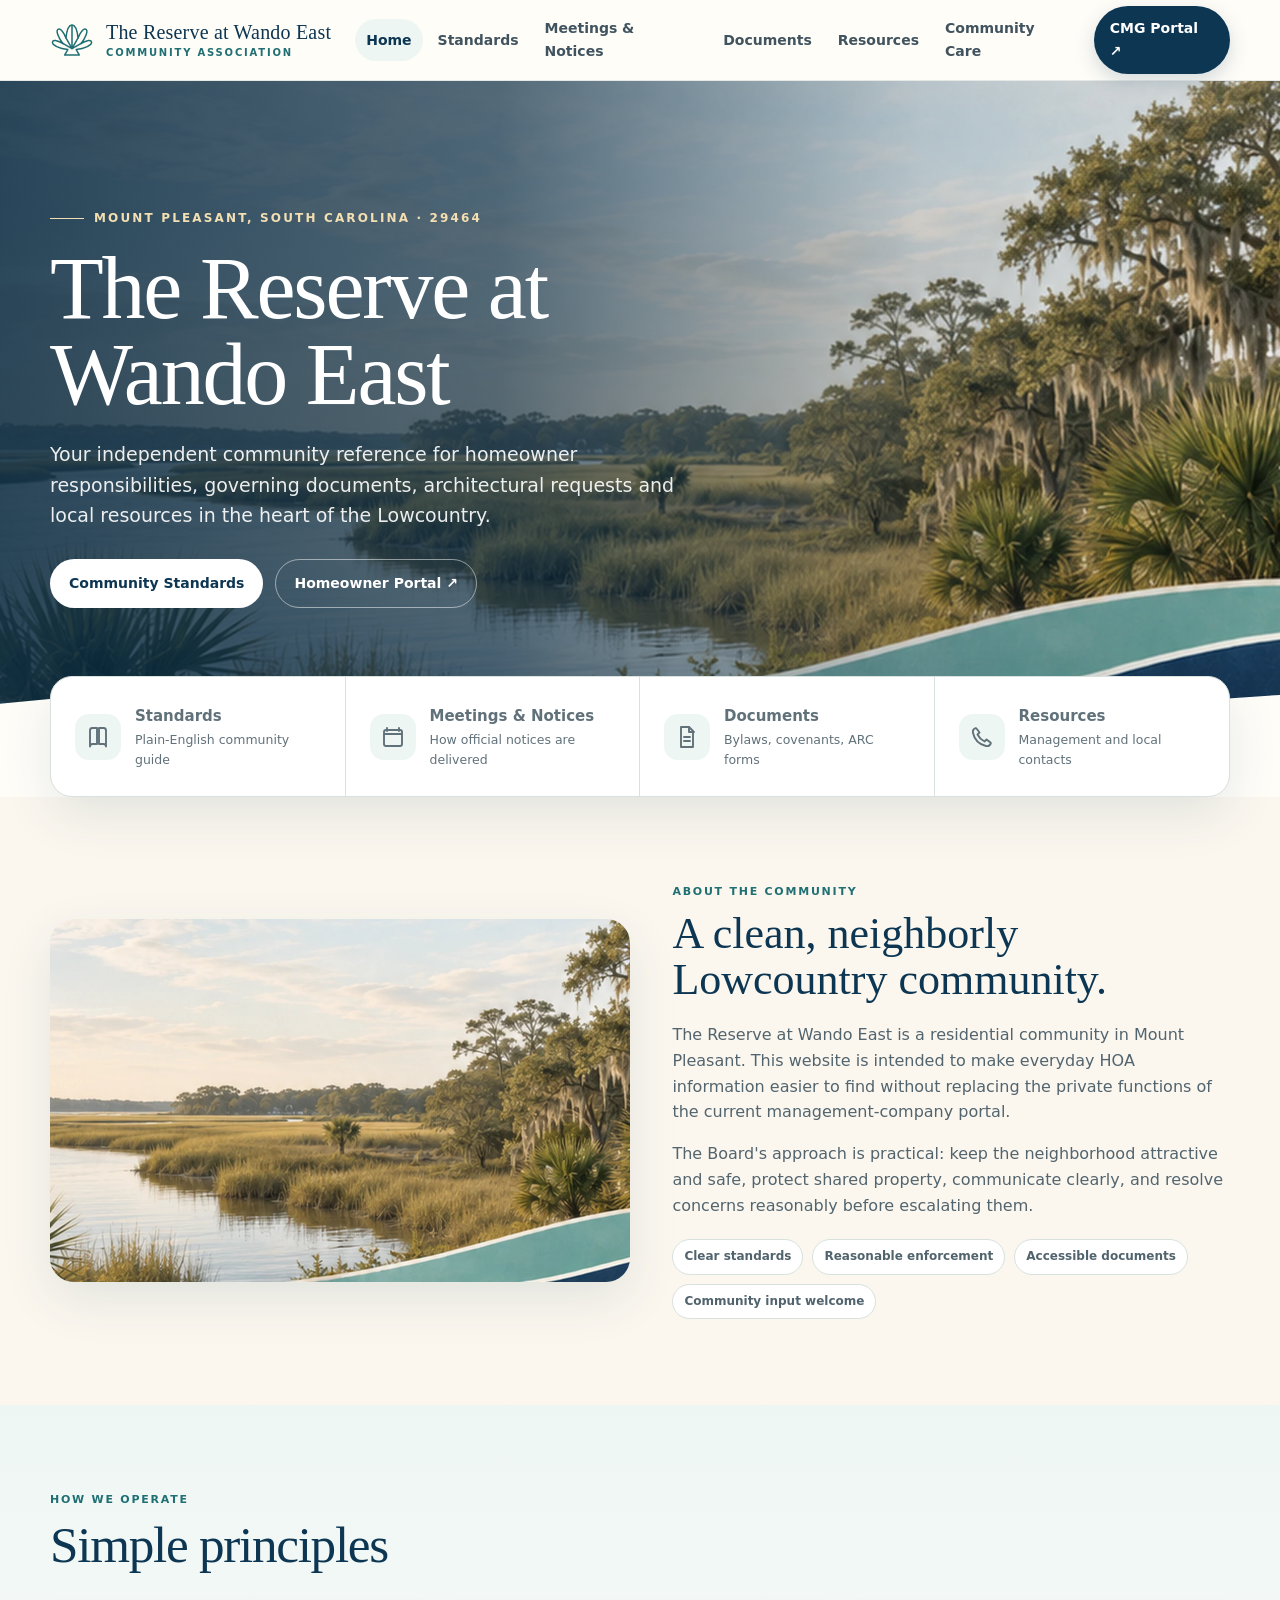
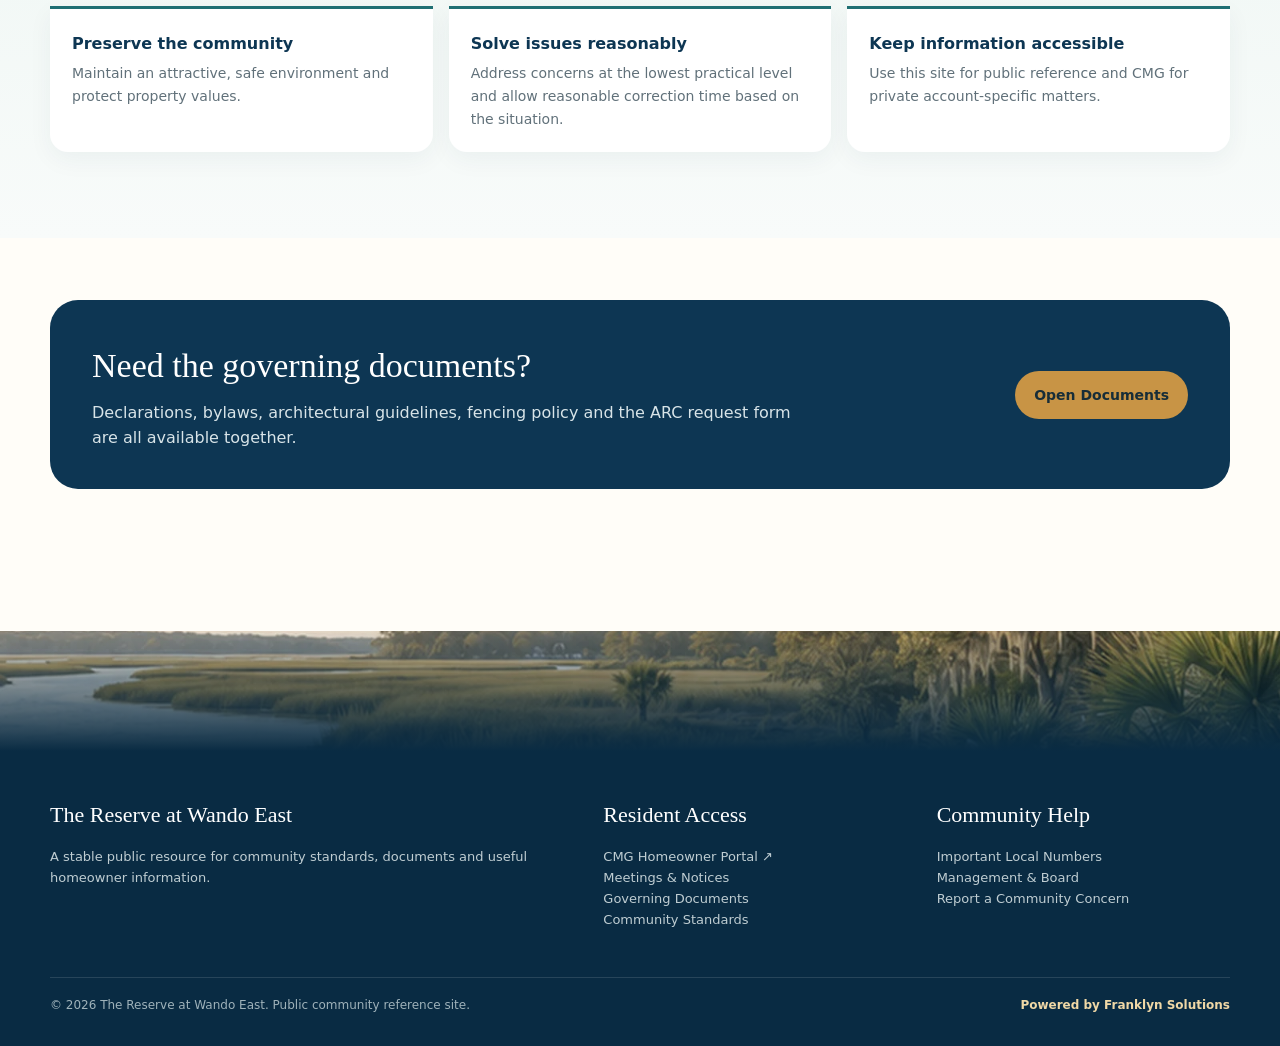
<file: index.html>
<!DOCTYPE html>

<html lang="en"><head>
<meta charset="utf-8"/><meta content="width=device-width,initial-scale=1" name="viewport"/>
<meta content="The Reserve at Wando East community website for homeowners, residents and neighbors in Mount Pleasant, South Carolina." name="description"/>
<meta content="#0d3653" name="theme-color"/>
<title>The Reserve at Wando East | Mount Pleasant, SC</title>
<link href="assets/images/shell.svg" rel="icon"/><link href="assets/css/style.css" rel="stylesheet"/>
</head><body data-page="home">
<a class="skip" href="#main">Skip to content</a><header id="siteHeader"></header>
<main id="main">
<section class="hero">
<div class="hero-inner">
<span class="kicker">Mount Pleasant, South Carolina · 29464</span>
<h1>The Reserve at<br/>Wando East</h1>
<p>Your independent community reference for homeowner responsibilities, governing documents, architectural requests and local resources in the heart of the Lowcountry.</p>
<div class="hero-actions">
<a class="btn btn-primary" href="standards.html">Community Standards</a>
<a class="btn btn-outline" href="https://www.cedarmanagementgroup.com/my-portal/" rel="noopener" target="_blank">Homeowner Portal ↗</a>
</div>
</div>
</section>
<div class="quick-access"><div class="container"><div class="quick-grid">
<a class="quick-item" href="standards.html"><span class="icon-chip"><svg viewbox="0 0 24 24"><path d="M4 5.5A2.5 2.5 0 0 1 6.5 3H11v16H6.5A2.5 2.5 0 0 0 4 21.5z"></path><path d="M20 5.5A2.5 2.5 0 0 0 17.5 3H13v16h4.5A2.5 2.5 0 0 1 20 21.5z"></path></svg></span><span><strong>Standards</strong><span>Plain-English community guide</span></span></a>
<a class="quick-item" href="updates.html"><span class="icon-chip"><svg viewbox="0 0 24 24"><path d="M6 3v3M18 3v3M4 9h16"></path><rect height="16" rx="2" width="18" x="3" y="5"></rect></svg></span><span><strong>Meetings &amp; Notices</strong><span>How official notices are delivered</span></span></a>
<a class="quick-item" href="documents.html"><span class="icon-chip"><svg viewbox="0 0 24 24"><path d="M6 2h8l4 4v16H6z"></path><path d="M14 2v5h5M9 12h6M9 16h6"></path></svg></span><span><strong>Documents</strong><span>Bylaws, covenants, ARC forms</span></span></a>
<a class="quick-item" href="resources.html"><span class="icon-chip"><svg viewbox="0 0 24 24"><path d="M6.5 3.5l3 4-2 2c1.6 3.2 3.8 5.4 7 7l2-2 4 3c.3.2.4.6.3.9-.8 2.1-2.6 3.1-4.8 2.6C9.3 19.5 4.5 14.7 3 8c-.5-2.2.5-4 2.6-4.8.3-.1.7 0 .9.3z"></path></svg></span><span><strong>Resources</strong><span>Management and local contacts</span></span></a>
</div></div></div>

<section class="section tint">
<div class="container community-split">
<div class="community-art"><img alt="Lowcountry tidal marsh, live oaks and palmettos" src="assets/images/marsh-detail.webp"/></div>
<div class="prose">
<span class="eyebrow">About the community</span>
<h2>A clean, neighborly Lowcountry community.</h2>
<p>The Reserve at Wando East is a residential community in Mount Pleasant. This website is intended to make everyday HOA information easier to find without replacing the private functions of the current management-company portal.</p>
<p>The Board's approach is practical: keep the neighborhood attractive and safe, protect shared property, communicate clearly, and resolve concerns reasonably before escalating them.</p>
<div class="pill-list"><span class="pill">Clear standards</span><span class="pill">Reasonable enforcement</span><span class="pill">Accessible documents</span><span class="pill">Community input welcome</span></div>
</div>
</div>
</section>

<section class="section sea">
<div class="container">
<div class="section-title"><div><span class="eyebrow">How we operate</span><h2>Simple principles</h2></div></div>
<div class="values">
<div class="value"><strong>Preserve the community</strong><p>Maintain an attractive, safe environment and protect property values.</p></div>
<div class="value"><strong>Solve issues reasonably</strong><p>Address concerns at the lowest practical level and allow reasonable correction time based on the situation.</p></div>
<div class="value"><strong>Keep information accessible</strong><p>Use this site for public reference and CMG for private account-specific matters.</p></div>
</div>
</div>
</section>
<section class="section compact"><div class="container">
<div class="cta-band"><div><h2>Need the governing documents?</h2><p>Declarations, bylaws, architectural guidelines, fencing policy and the ARC request form are all available together.</p></div><a class="btn btn-gold" href="documents.html">Open Documents</a></div>
</div></section>
</main><footer id="siteFooter"></footer><script src="assets/js/site-data.js"></script><script src="assets/js/app.js"></script>
</body></html>
</file>
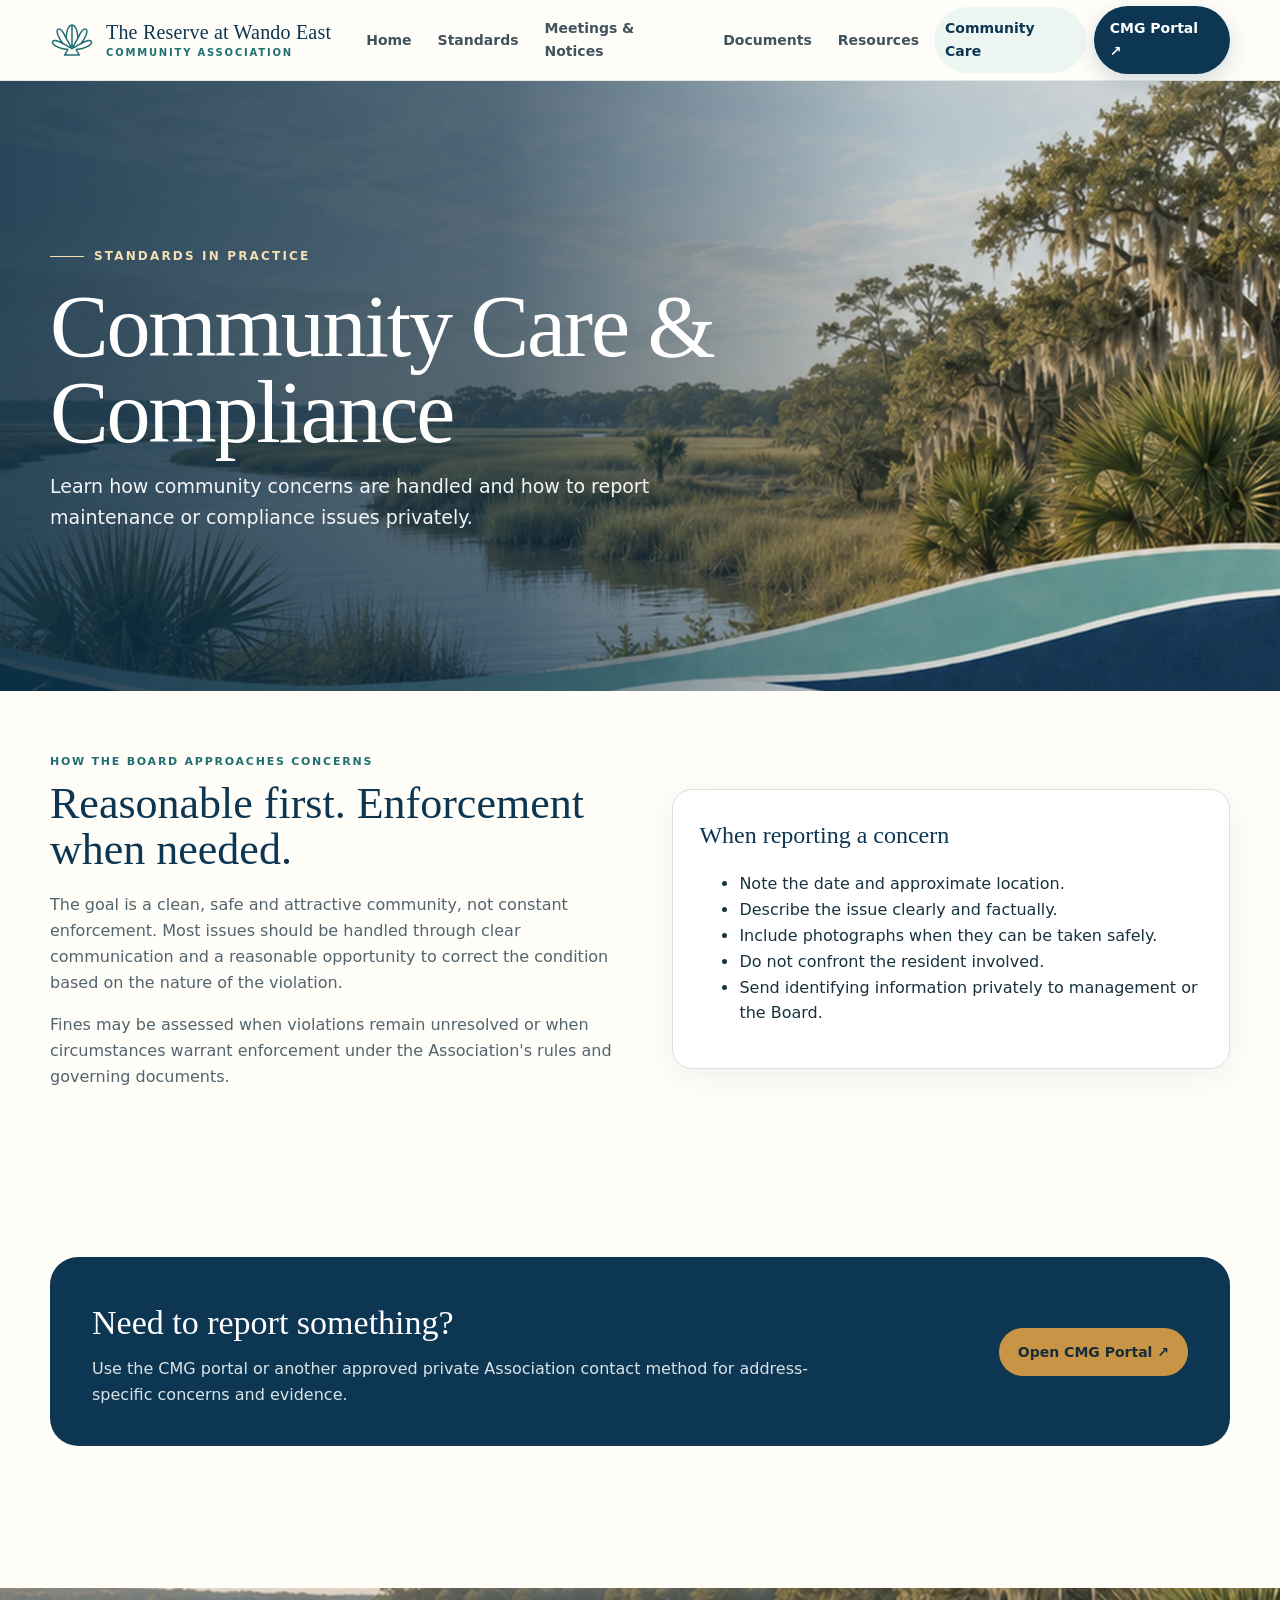
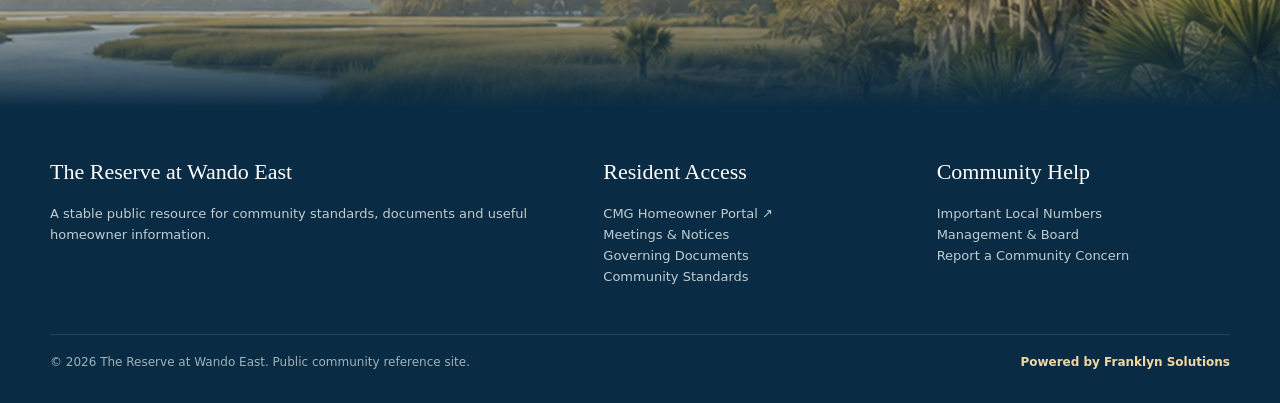
<file: compliance.html>
<!DOCTYPE html>

<html lang="en"><head>
<meta charset="utf-8"/><meta content="width=device-width,initial-scale=1" name="viewport"/>
<meta content="Community compliance information for The Reserve at Wando East." name="description"/>
<title>Community Care &amp; Compliance | The Reserve at Wando East</title>
<link href="assets/images/shell.svg" rel="icon"/><link href="assets/css/style.css" rel="stylesheet"/>
</head><body data-page="compliance">
<a class="skip" href="#main">Skip to content</a><header id="siteHeader"></header>
<main id="main">
<section class="page-hero"><div class="container"><span class="kicker">Standards in practice</span><h1>Community Care &amp; Compliance</h1><p>Learn how community concerns are handled and how to report maintenance or compliance issues privately.</p></div></section>
<section class="section compact"><div class="container">
<div class="community-split">
<div class="prose"><span class="eyebrow">How the Board approaches concerns</span><h2>Reasonable first. Enforcement when needed.</h2><p>The goal is a clean, safe and attractive community, not constant enforcement. Most issues should be handled through clear communication and a reasonable opportunity to correct the condition based on the nature of the violation.</p><p>Fines may be assessed when violations remain unresolved or when circumstances warrant enforcement under the Association's rules and governing documents.</p></div>
<div class="card"><h3>When reporting a concern</h3><ul><li>Note the date and approximate location.</li><li>Describe the issue clearly and factually.</li><li>Include photographs when they can be taken safely.</li><li>Do not confront the resident involved.</li><li>Send identifying information privately to management or the Board.</li></ul></div>
</div></div></section>

<section class="section compact"><div class="container">

<div class="cta-band" style="margin-top:28px"><div><h2>Need to report something?</h2><p>Use the CMG portal or another approved private Association contact method for address-specific concerns and evidence.</p></div><a class="btn btn-gold" href="https://www.cedarmanagementgroup.com/my-portal/" rel="noopener" target="_blank">Open CMG Portal ↗</a></div>
</div></section>
</main><footer id="siteFooter"></footer><script src="assets/js/site-data.js"></script><script src="assets/js/app.js"></script></body></html>
</file>
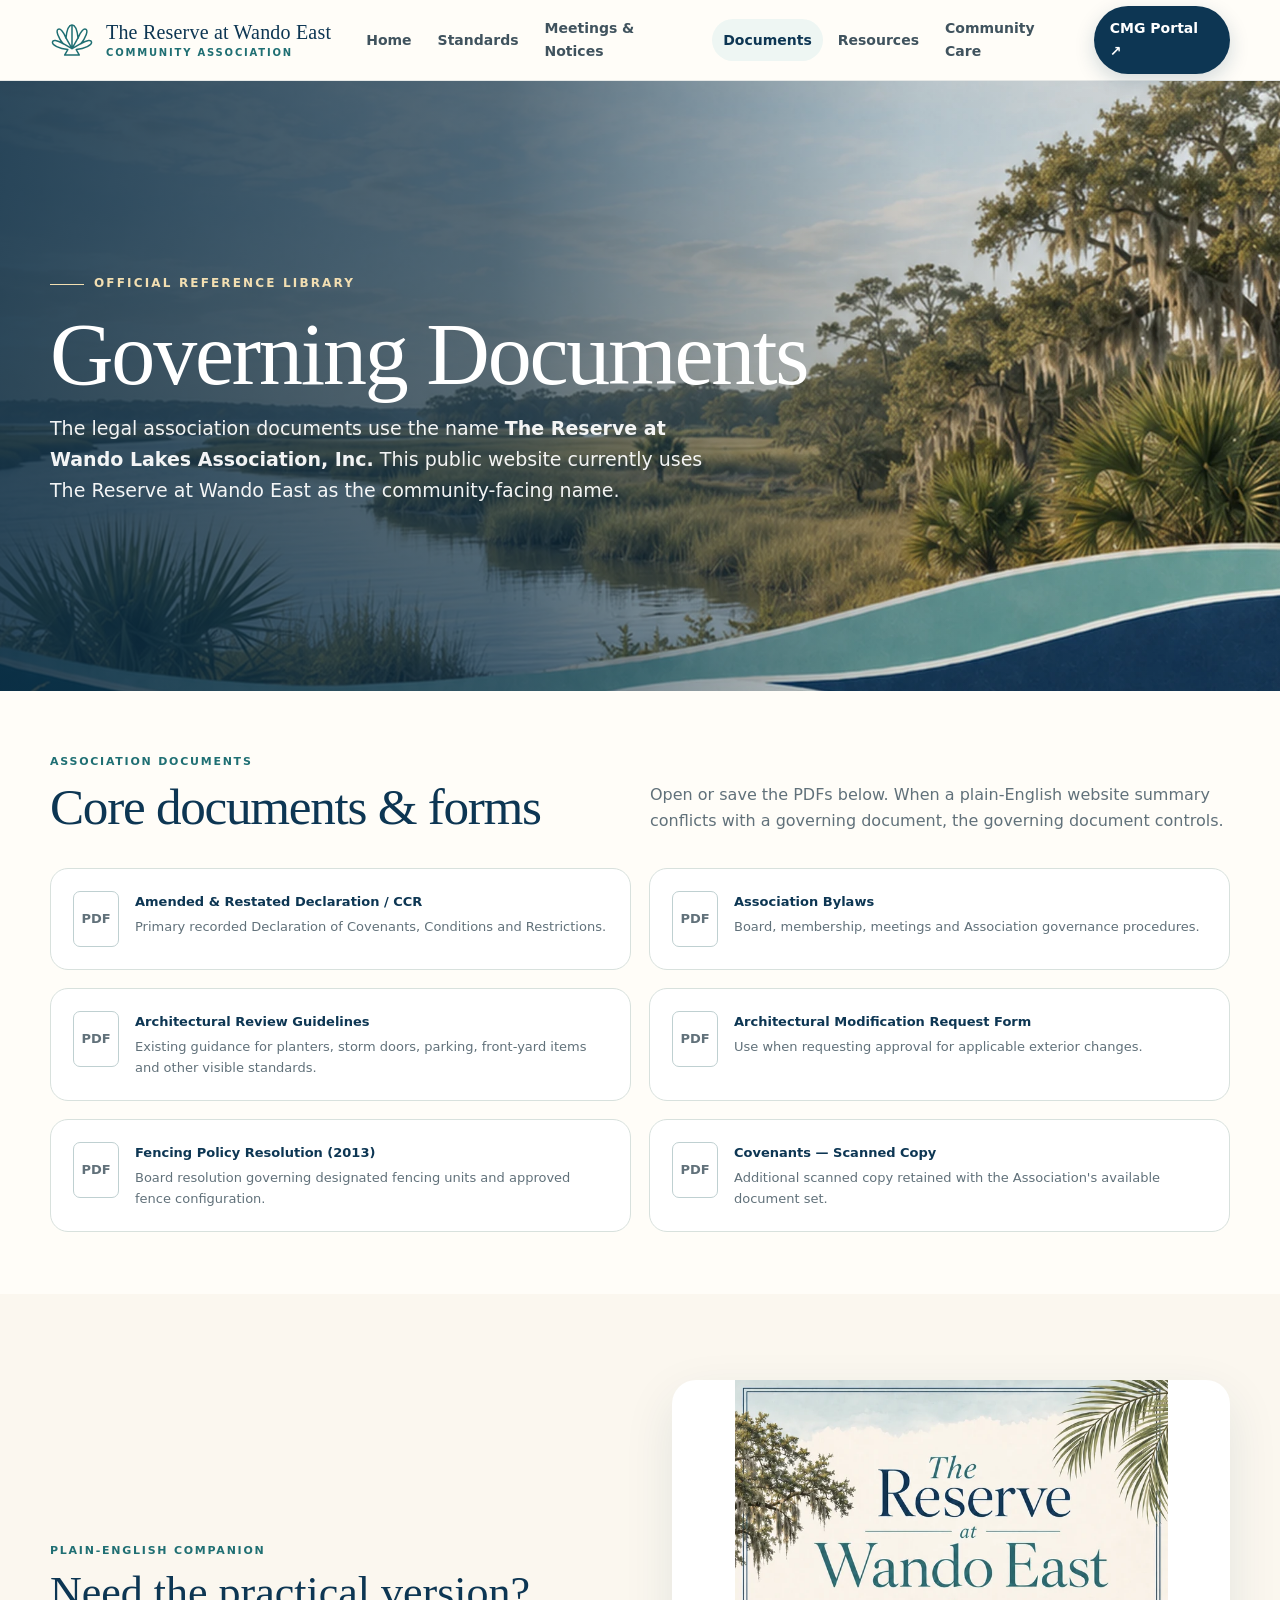
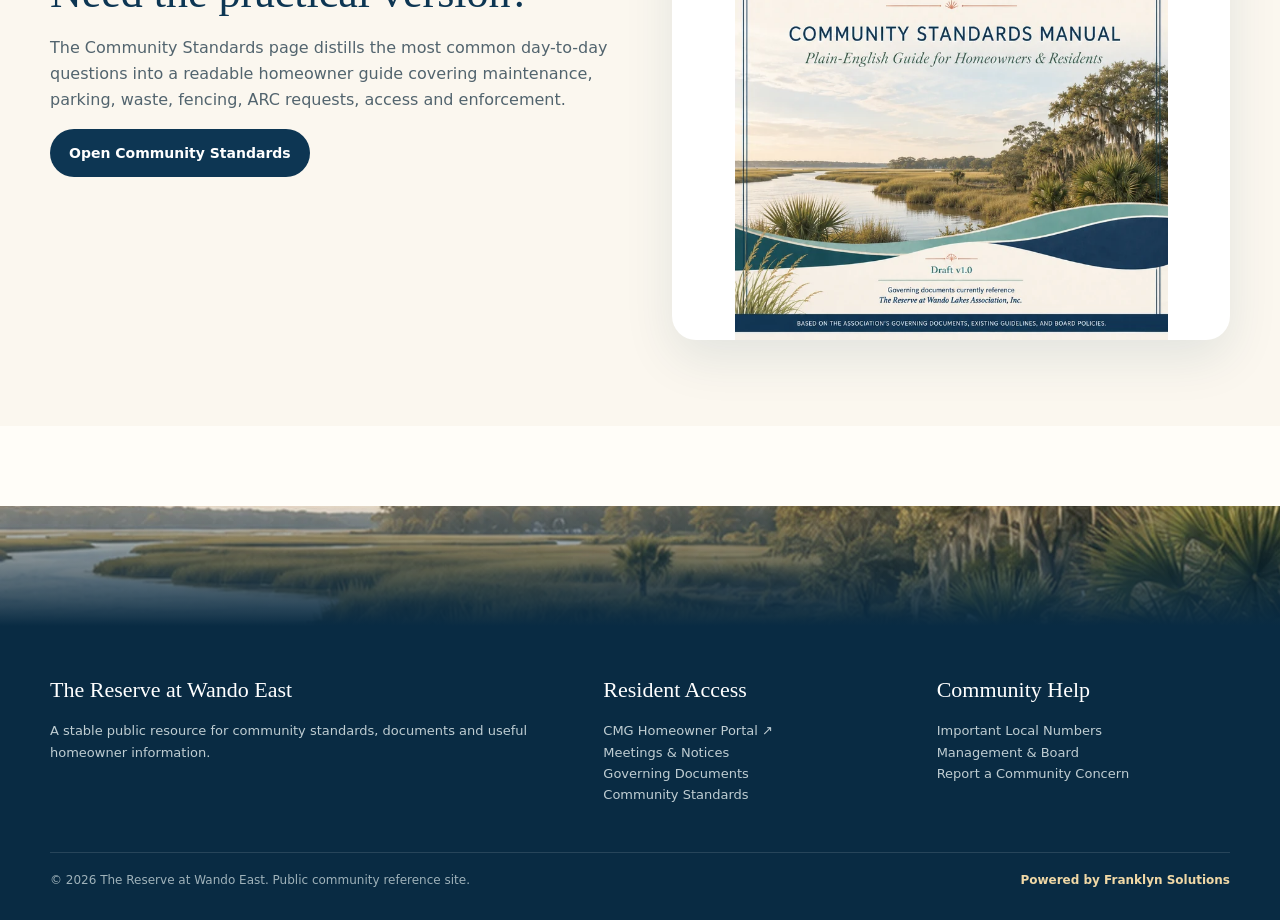
<file: documents.html>
<!doctype html>
<html lang="en"><head>
<meta charset="utf-8"><meta name="viewport" content="width=device-width,initial-scale=1">
<meta name="description" content="Governing documents and architectural forms for The Reserve at Wando East.">
<title>Documents | The Reserve at Wando East</title>
<link rel="icon" href="assets/images/shell.svg"><link rel="stylesheet" href="assets/css/style.css">
</head><body data-page="documents">
<a class="skip" href="#main">Skip to content</a><header id="siteHeader"></header>
<main id="main">
<section class="page-hero"><div class="container"><span class="kicker">Official reference library</span><h1>Governing Documents</h1><p>The legal association documents use the name <strong>The Reserve at Wando Lakes Association, Inc.</strong> This public website currently uses The Reserve at Wando East as the community-facing name.</p></div></section>
<section class="section compact"><div class="container">
<div class="section-title"><div><span class="eyebrow">Association documents</span><h2>Core documents & forms</h2></div><p>Open or save the PDFs below. When a plain-English website summary conflicts with a governing document, the governing document controls.</p></div>
<div class="document-grid">
<a class="doc-card" href="documents/Amended%20and%20Restated%20Declaration%20-%20CCR.pdf" target="_blank"><span class="doc-icon">PDF</span><span><strong>Amended & Restated Declaration / CCR</strong><span>Primary recorded Declaration of Covenants, Conditions and Restrictions.</span></span></a>
<a class="doc-card" href="documents/Association%20Bylaws.pdf" target="_blank"><span class="doc-icon">PDF</span><span><strong>Association Bylaws</strong><span>Board, membership, meetings and Association governance procedures.</span></span></a>
<a class="doc-card" href="documents/Architectural%20Review%20Guidelines.pdf" target="_blank"><span class="doc-icon">PDF</span><span><strong>Architectural Review Guidelines</strong><span>Existing guidance for planters, storm doors, parking, front-yard items and other visible standards.</span></span></a>
<a class="doc-card" href="documents/Architectural%20Modification%20Request%20Form.pdf" target="_blank"><span class="doc-icon">PDF</span><span><strong>Architectural Modification Request Form</strong><span>Use when requesting approval for applicable exterior changes.</span></span></a>
<a class="doc-card" href="documents/Fencing%20Policy%20Resolution%20-%202013.pdf" target="_blank"><span class="doc-icon">PDF</span><span><strong>Fencing Policy Resolution (2013)</strong><span>Board resolution governing designated fencing units and approved fence configuration.</span></span></a>
<a class="doc-card" href="documents/Covenants%20-%20Scanned%20Copy.pdf" target="_blank"><span class="doc-icon">PDF</span><span><strong>Covenants — Scanned Copy</strong><span>Additional scanned copy retained with the Association's available document set.</span></span></a>
</div>
</div></section>
<section class="section tint"><div class="container community-split">
<div class="prose"><span class="eyebrow">Plain-English companion</span><h2>Need the practical version?</h2><p>The Community Standards page distills the most common day-to-day questions into a readable homeowner guide covering maintenance, parking, waste, fencing, ARC requests, access and enforcement.</p><a class="btn btn-dark" href="standards.html">Open Community Standards</a></div>
<div class="community-art"><img src="assets/images/manual-cover.webp" style="aspect-ratio:auto;max-height:560px;object-fit:contain;background:#fff" alt="Community Standards Manual cover"></div>
</div></section>
</main><footer id="siteFooter"></footer><script src="assets/js/site-data.js"></script><script src="assets/js/app.js"></script></body></html>
</file>
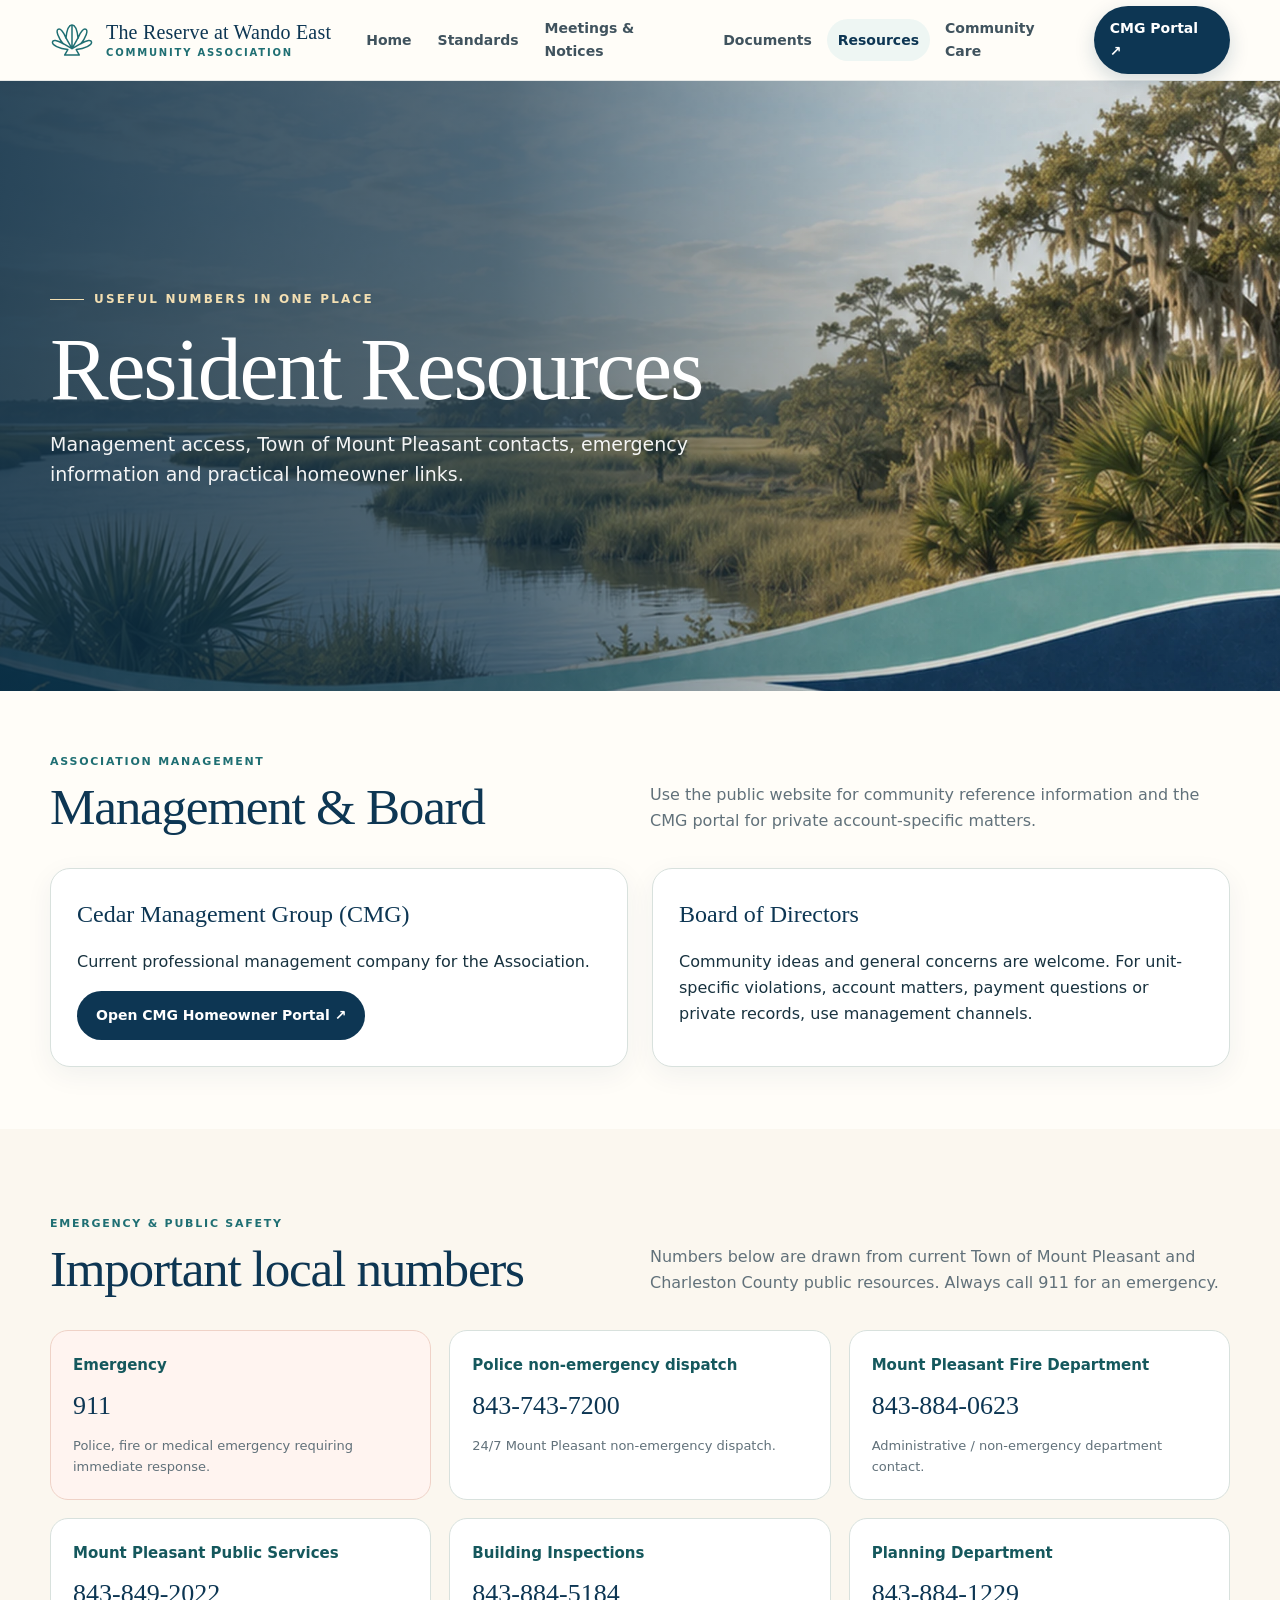
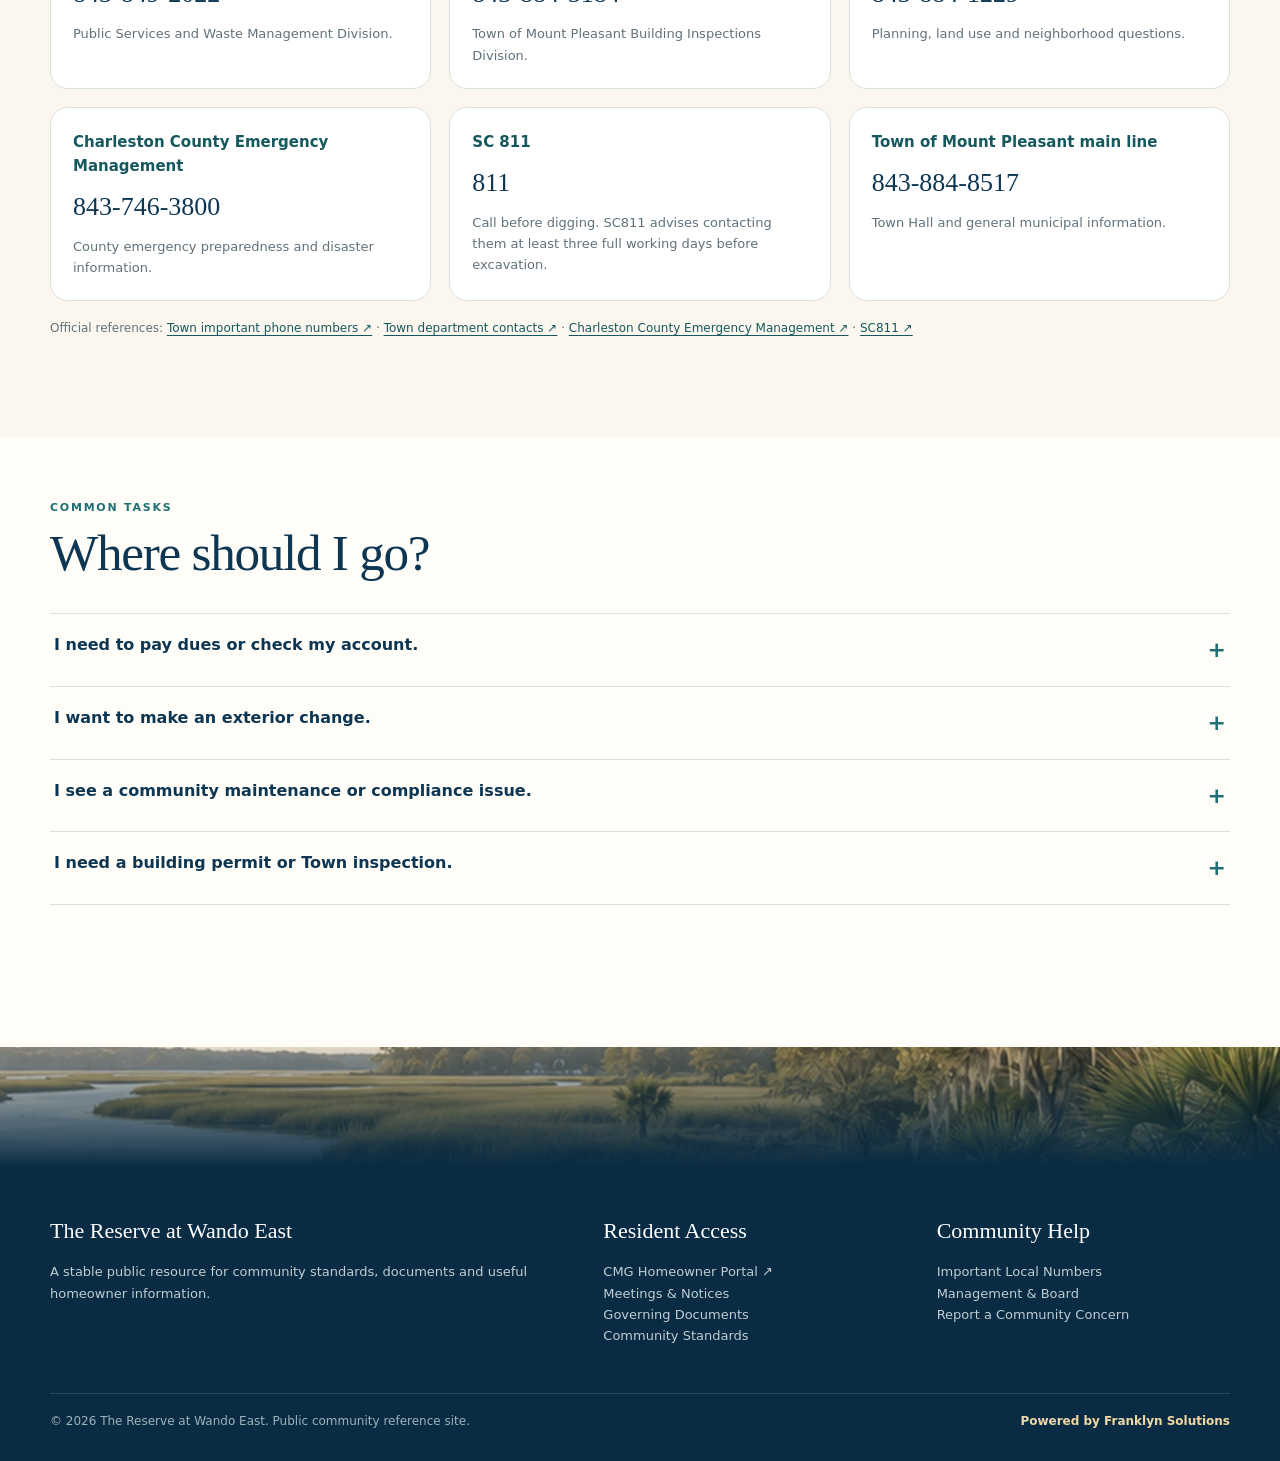
<file: resources.html>
<!DOCTYPE html>

<html lang="en"><head>
<meta charset="utf-8"/><meta content="width=device-width,initial-scale=1" name="viewport"/>
<meta content="Important local contacts and homeowner resources for The Reserve at Wando East." name="description"/>
<title>Resources | The Reserve at Wando East</title>
<link href="assets/images/shell.svg" rel="icon"/><link href="assets/css/style.css" rel="stylesheet"/>
</head><body data-page="resources">
<a class="skip" href="#main">Skip to content</a><header id="siteHeader"></header>
<main id="main">
<section class="page-hero"><div class="container"><span class="kicker">Useful numbers in one place</span><h1>Resident Resources</h1><p>Management access, Town of Mount Pleasant contacts, emergency information and practical homeowner links.</p></div></section>
<section class="section compact" id="management"><div class="container">
<div class="section-title"><div><span class="eyebrow">Association management</span><h2>Management &amp; Board</h2></div><p>Use the public website for community reference information and the CMG portal for private account-specific matters.</p></div>
<div class="grid-2">
<div class="card"><h3>Cedar Management Group (CMG)</h3><p>Current professional management company for the Association.</p><p><a class="btn btn-dark" href="https://www.cedarmanagementgroup.com/my-portal/" rel="noopener" target="_blank">Open CMG Homeowner Portal ↗</a></p></div>
<div class="card"><h3>Board of Directors</h3><p>Community ideas and general concerns are welcome. For unit-specific violations, account matters, payment questions or private records, use management channels.</p></div>
</div></div></section>
<section class="section tint"><div class="container">
<div class="section-title"><div><span class="eyebrow">Emergency &amp; public safety</span><h2>Important local numbers</h2></div><p>Numbers below are drawn from current Town of Mount Pleasant and Charleston County public resources. Always call 911 for an emergency.</p></div>
<div class="contact-grid">
<div class="contact-card emergency"><h3>Emergency</h3><a class="phone" href="tel:911">911</a><p>Police, fire or medical emergency requiring immediate response.</p></div>
<div class="contact-card"><h3>Police non-emergency dispatch</h3><a class="phone" href="tel:+18437437200">843-743-7200</a><p>24/7 Mount Pleasant non-emergency dispatch.</p></div>
<div class="contact-card"><h3>Mount Pleasant Fire Department</h3><a class="phone" href="tel:+18438840623">843-884-0623</a><p>Administrative / non-emergency department contact.</p></div>
<div class="contact-card"><h3>Mount Pleasant Public Services</h3><a class="phone" href="tel:+18438492022">843-849-2022</a><p>Public Services and Waste Management Division.</p></div>
<div class="contact-card"><h3>Building Inspections</h3><a class="phone" href="tel:+18438845184">843-884-5184</a><p>Town of Mount Pleasant Building Inspections Division.</p></div>
<div class="contact-card"><h3>Planning Department</h3><a class="phone" href="tel:+18438841229">843-884-1229</a><p>Planning, land use and neighborhood questions.</p></div>
<div class="contact-card"><h3>Charleston County Emergency Management</h3><a class="phone" href="tel:+18437463800">843-746-3800</a><p>County emergency preparedness and disaster information.</p></div>
<div class="contact-card"><h3>SC 811</h3><a class="phone" href="tel:811">811</a><p>Call before digging. SC811 advises contacting them at least three full working days before excavation.</p></div>
<div class="contact-card"><h3>Town of Mount Pleasant main line</h3><a class="phone" href="tel:+18438848517">843-884-8517</a><p>Town Hall and general municipal information.</p></div>
</div>
<p class="note" style="margin-top:18px">Official references: <a href="https://www.tompsc.com/328/Important-Phone-Numbers" rel="noopener" target="_blank">Town important phone numbers ↗</a> · <a href="https://www.tompsc.com/1186/Contact-the-Town" rel="noopener" target="_blank">Town department contacts ↗</a> · <a href="https://emergency.charlestoncounty.org/departments/emergency-management/" rel="noopener" target="_blank">Charleston County Emergency Management ↗</a> · <a href="https://sc811.com/homeowners/" rel="noopener" target="_blank">SC811 ↗</a></p>
</div></section>
<section class="section compact"><div class="container">
<div class="section-title"><div><span class="eyebrow">Common tasks</span><h2>Where should I go?</h2></div></div>
<div class="faq">
<details><summary>I need to pay dues or check my account.</summary><div class="answer">Use the CMG homeowner portal for account-specific and private management functions.</div></details>
<details><summary>I want to make an exterior change.</summary><div class="answer">Review the Community Standards and governing documents first, then submit an ARC / ARB request when approval is required.</div></details>
<details><summary>I see a community maintenance or compliance issue.</summary><div class="answer">Use management or Board channels. Photos and a clear date/location are helpful. Avoid confrontation with neighbors.</div></details>
<details><summary>I need a building permit or Town inspection.</summary><div class="answer">Contact the Town of Mount Pleasant Building Inspections Division at 843-884-5184. HOA approval does not replace municipal permitting requirements.</div></details>
</div></div></section>
</main><footer id="siteFooter"></footer><script src="assets/js/site-data.js"></script><script src="assets/js/app.js"></script></body></html>
</file>
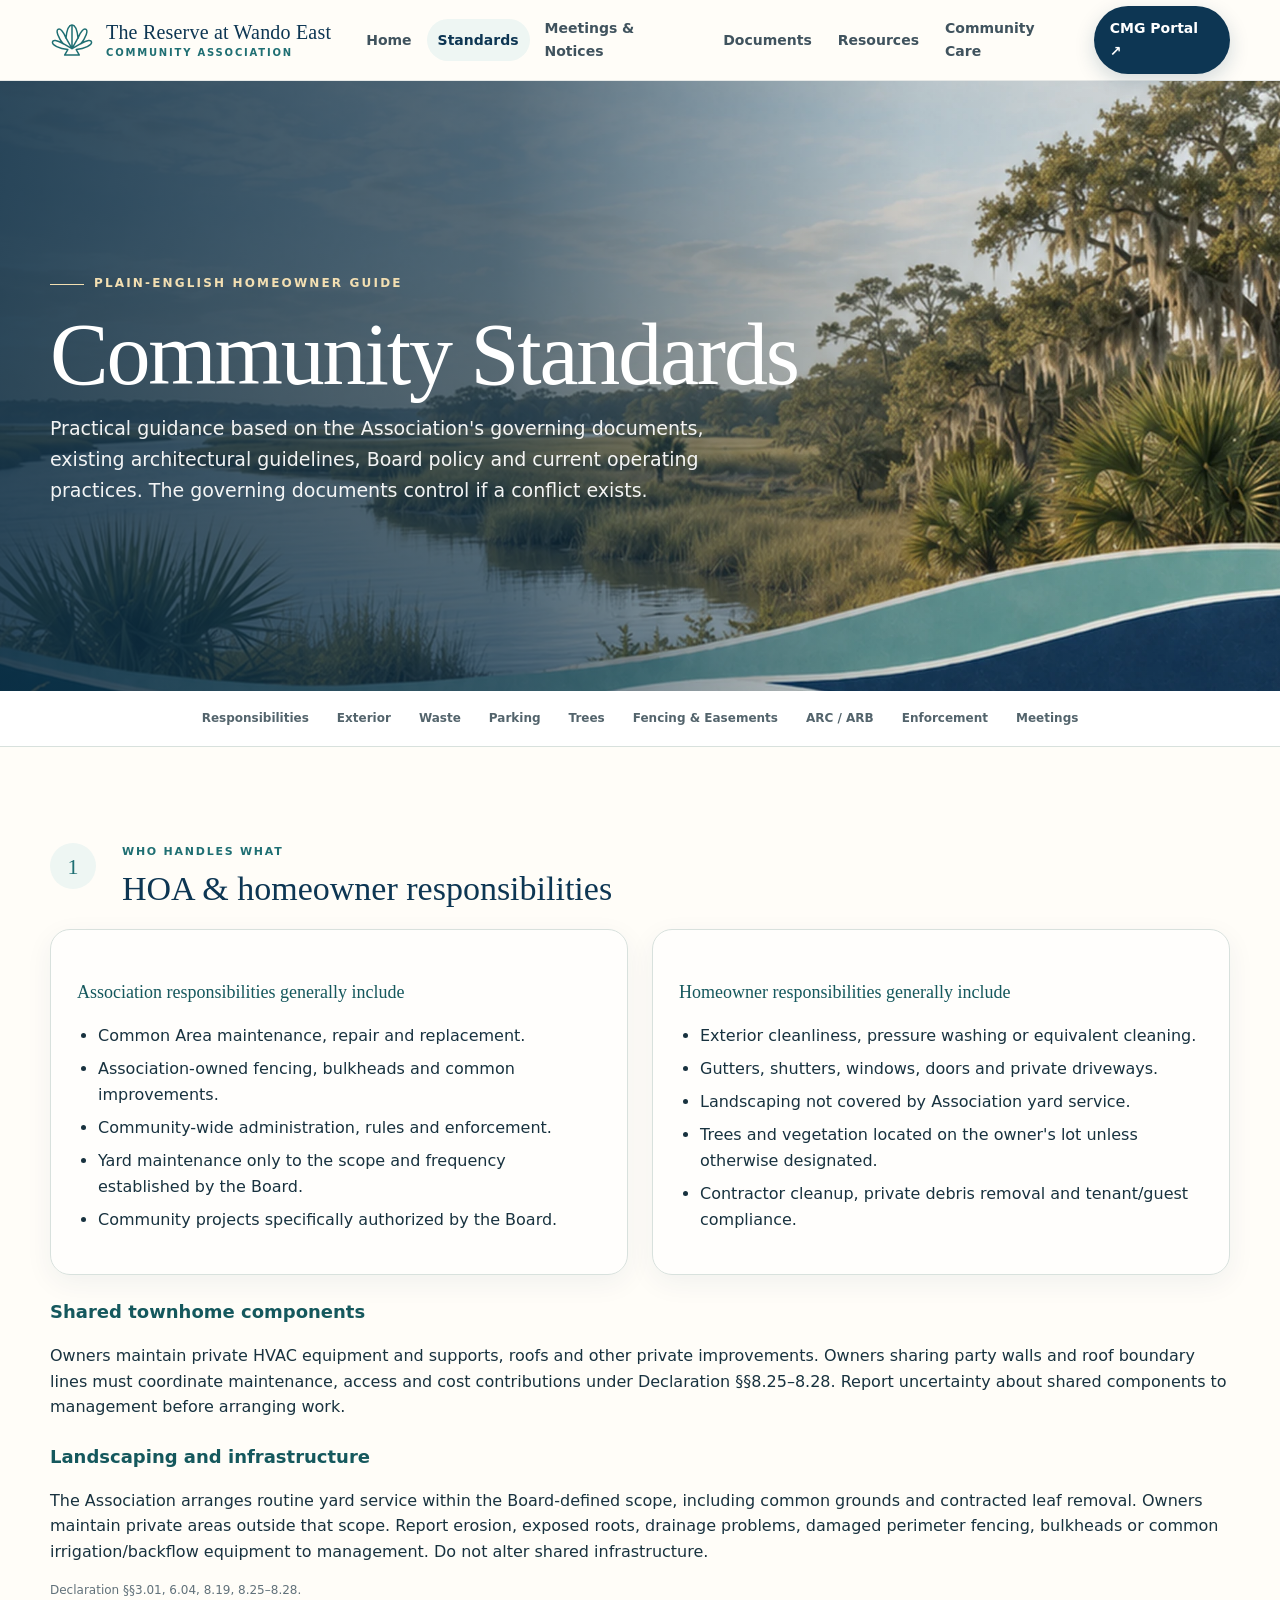
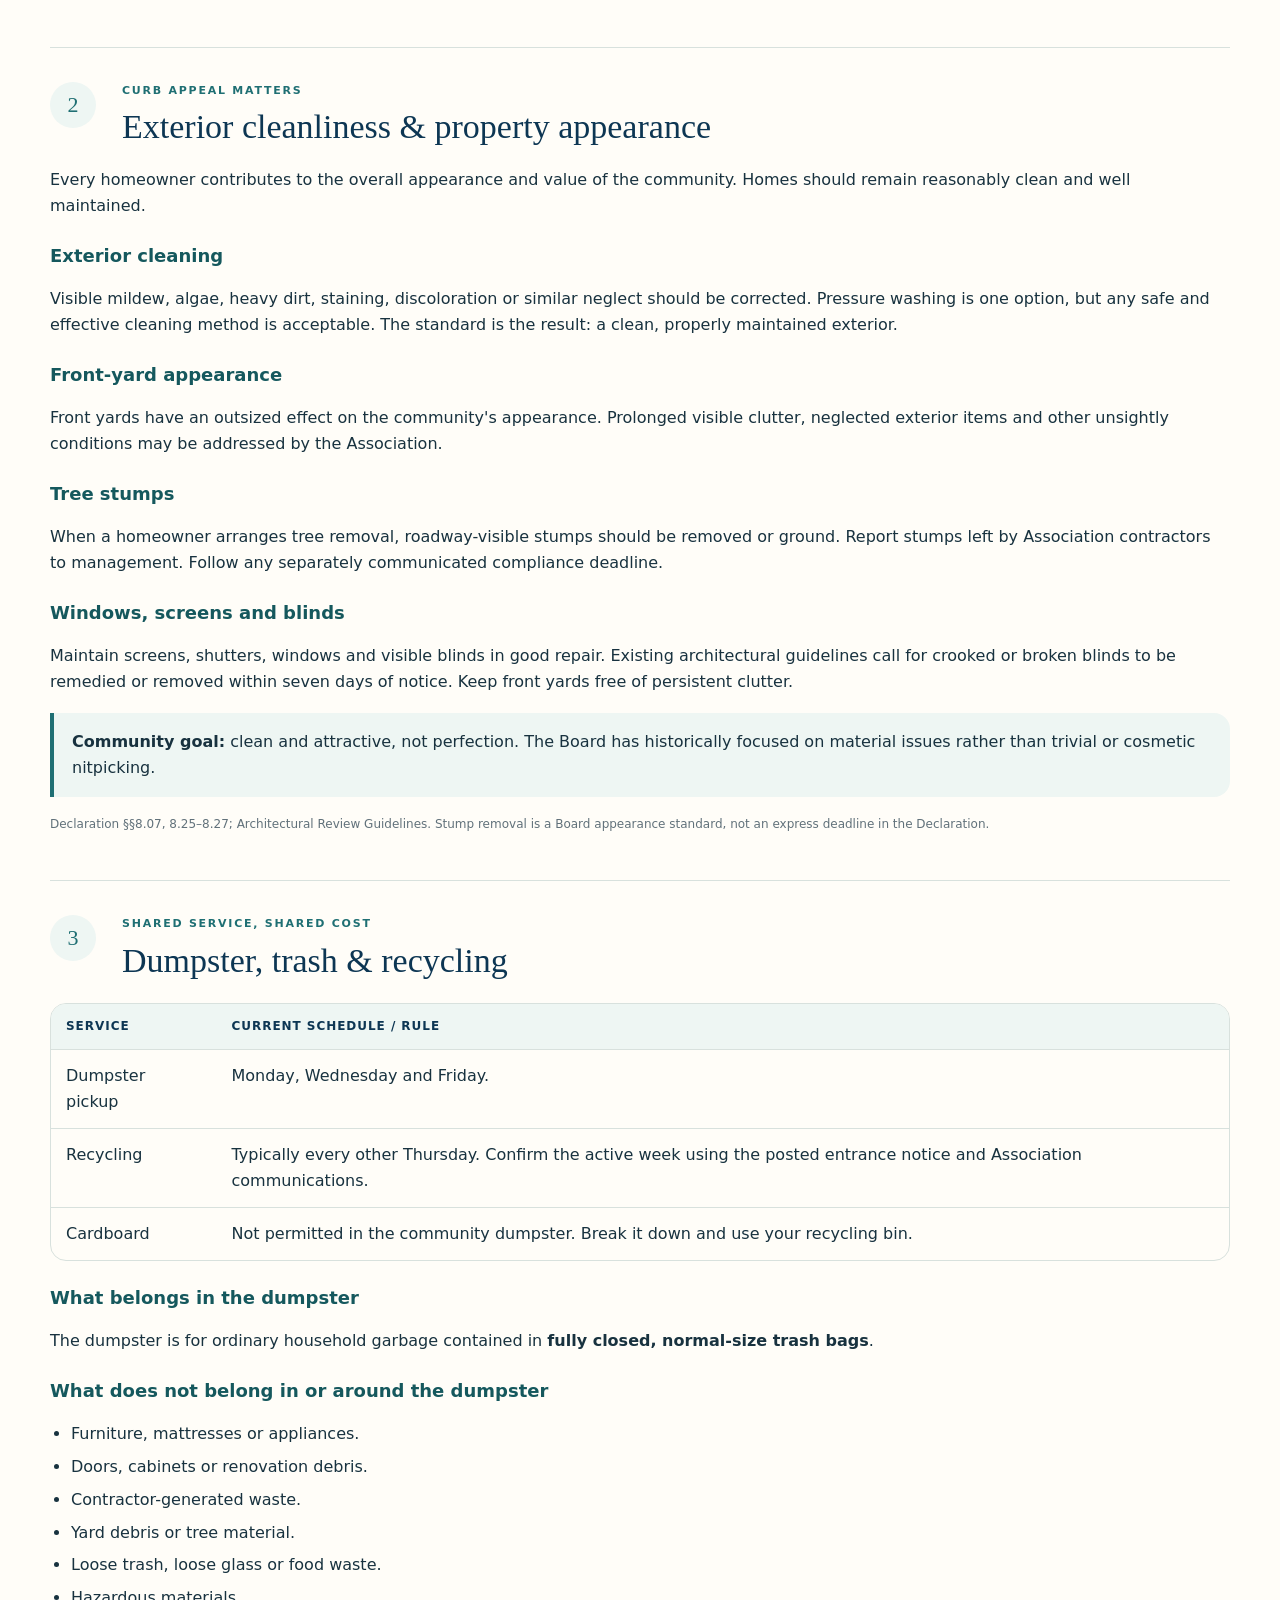
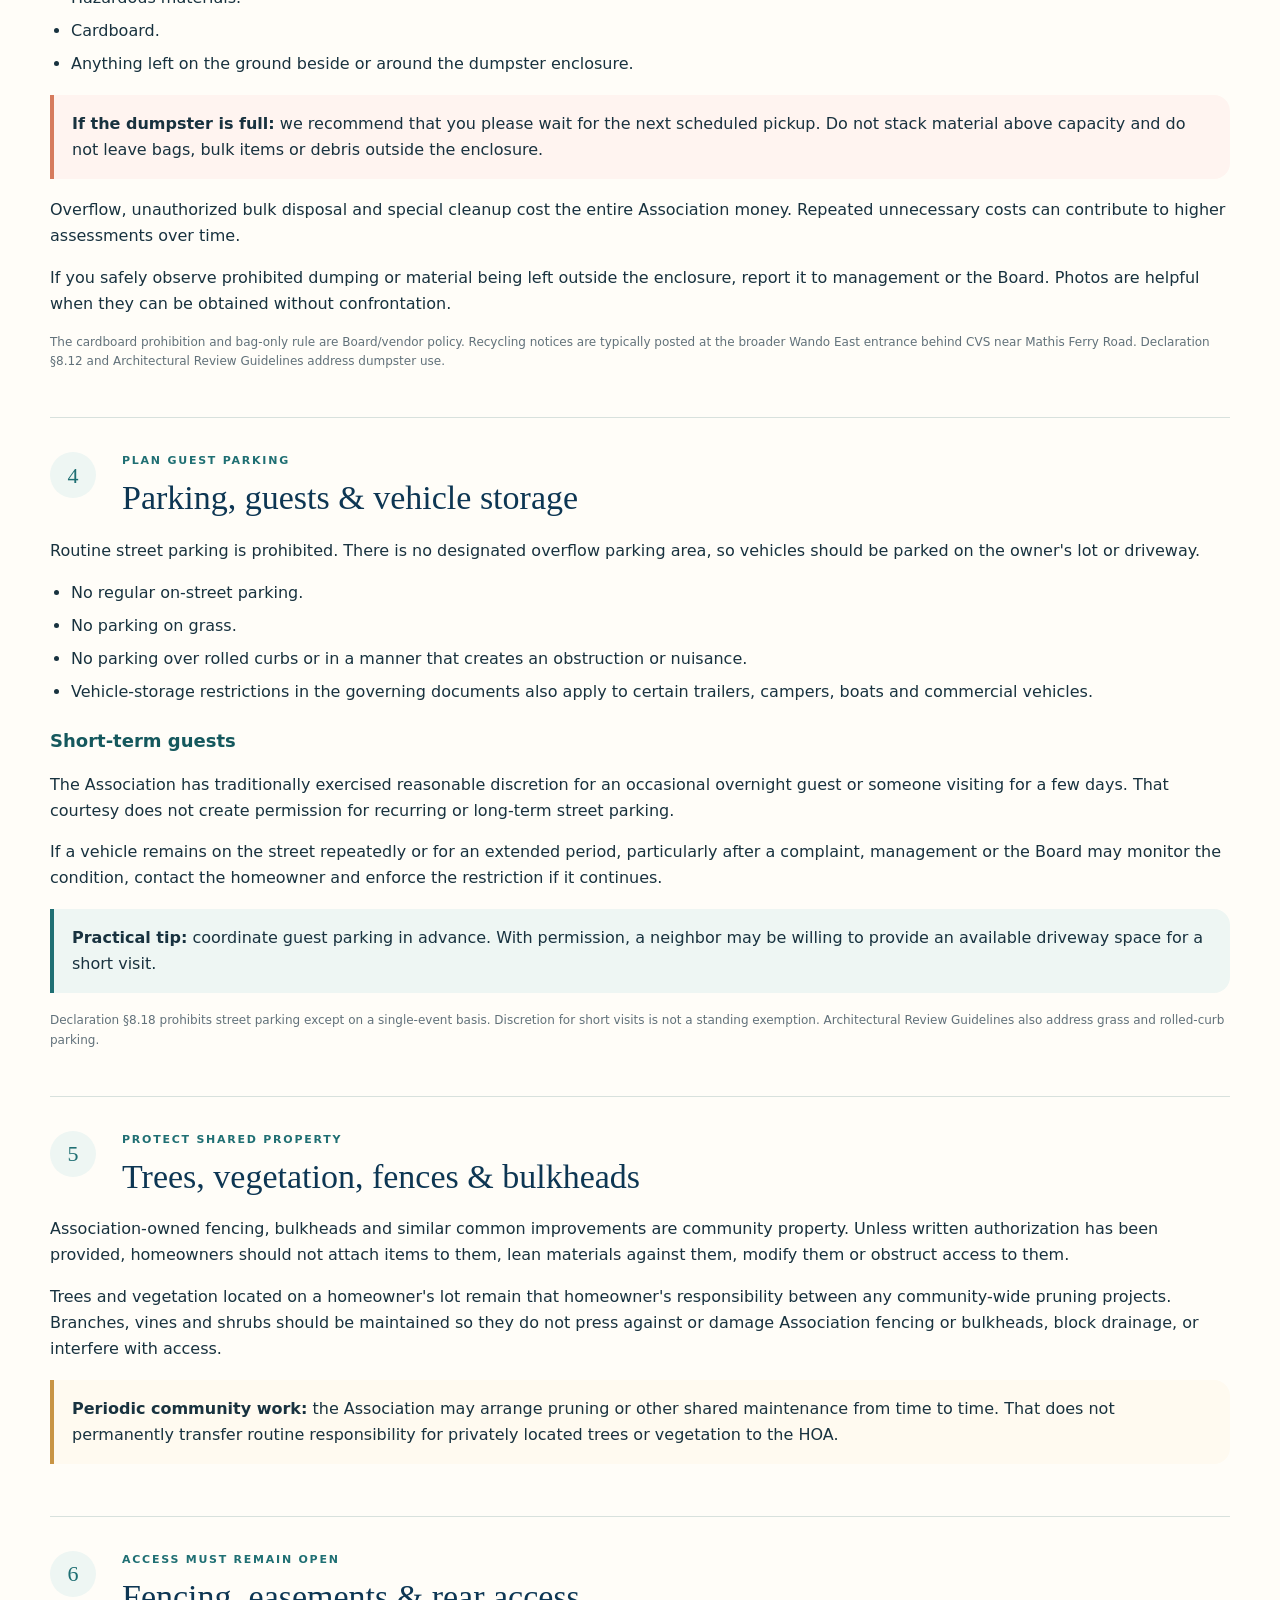
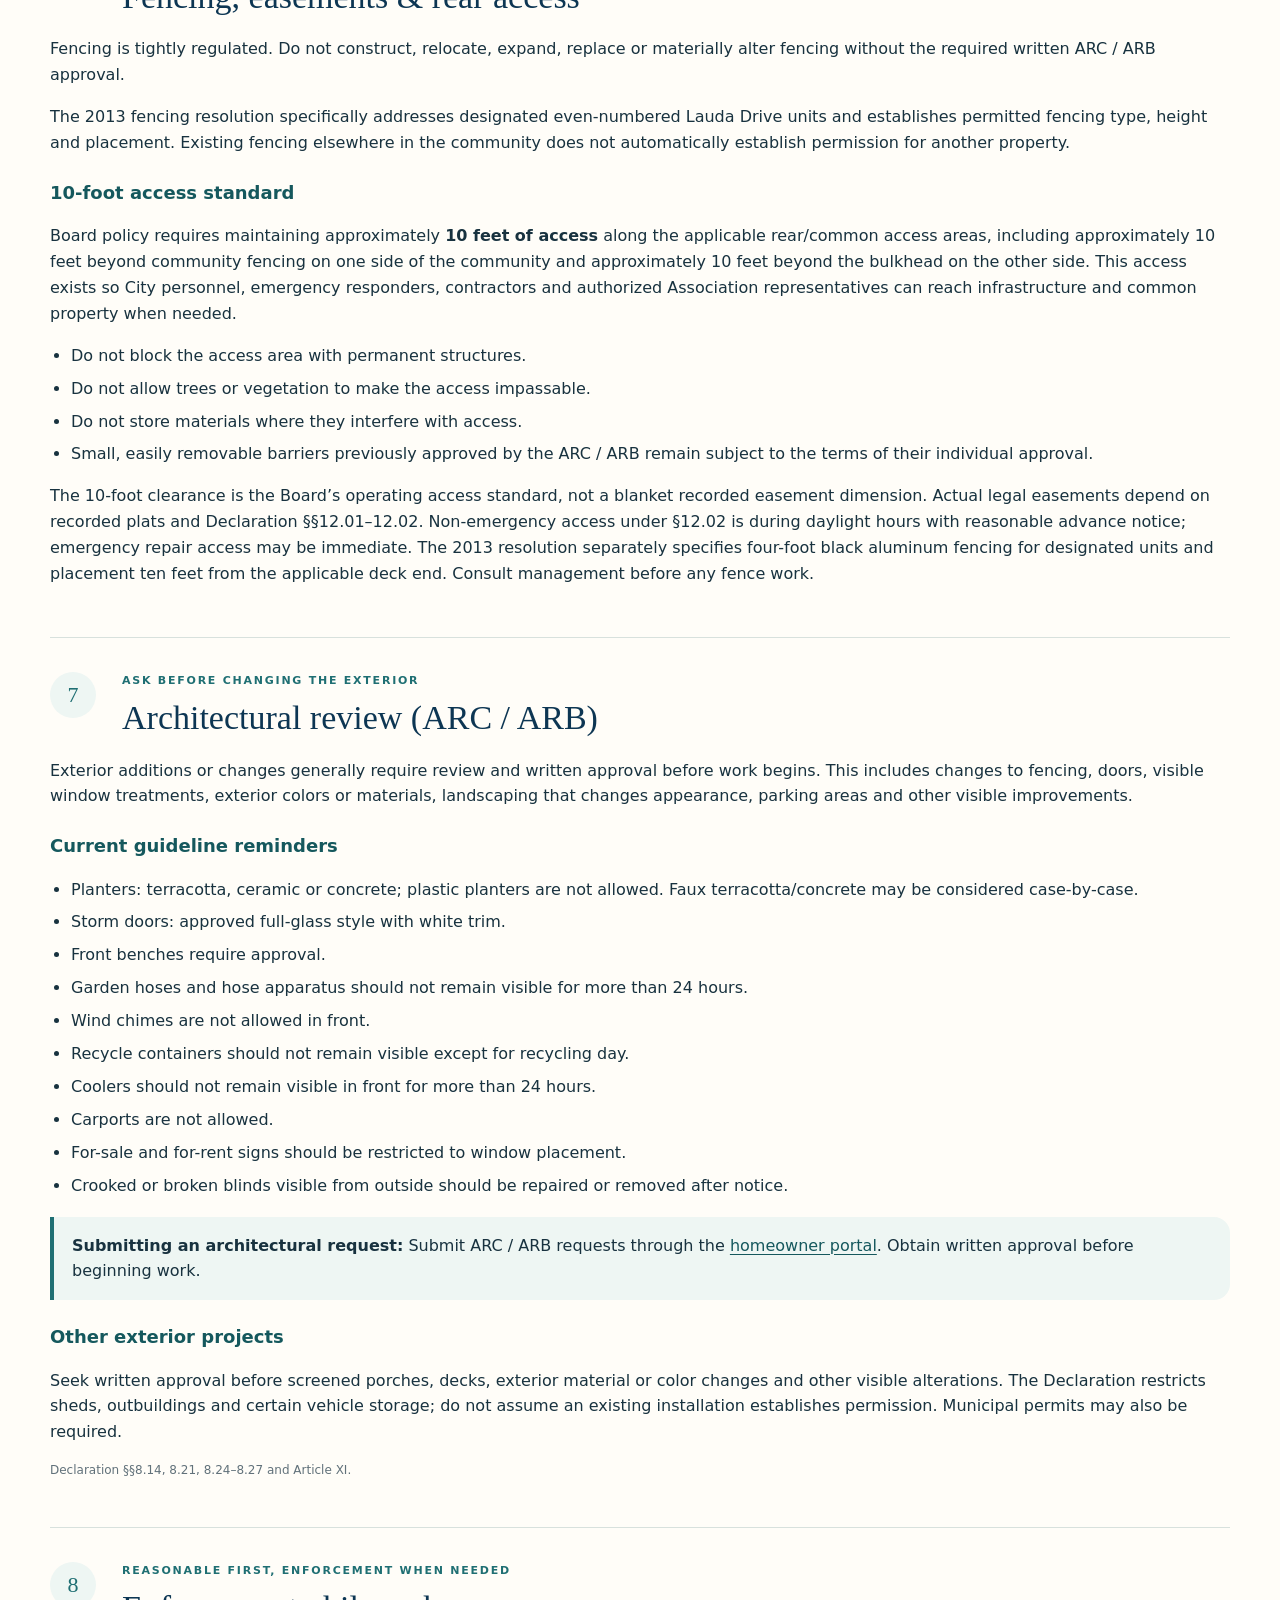
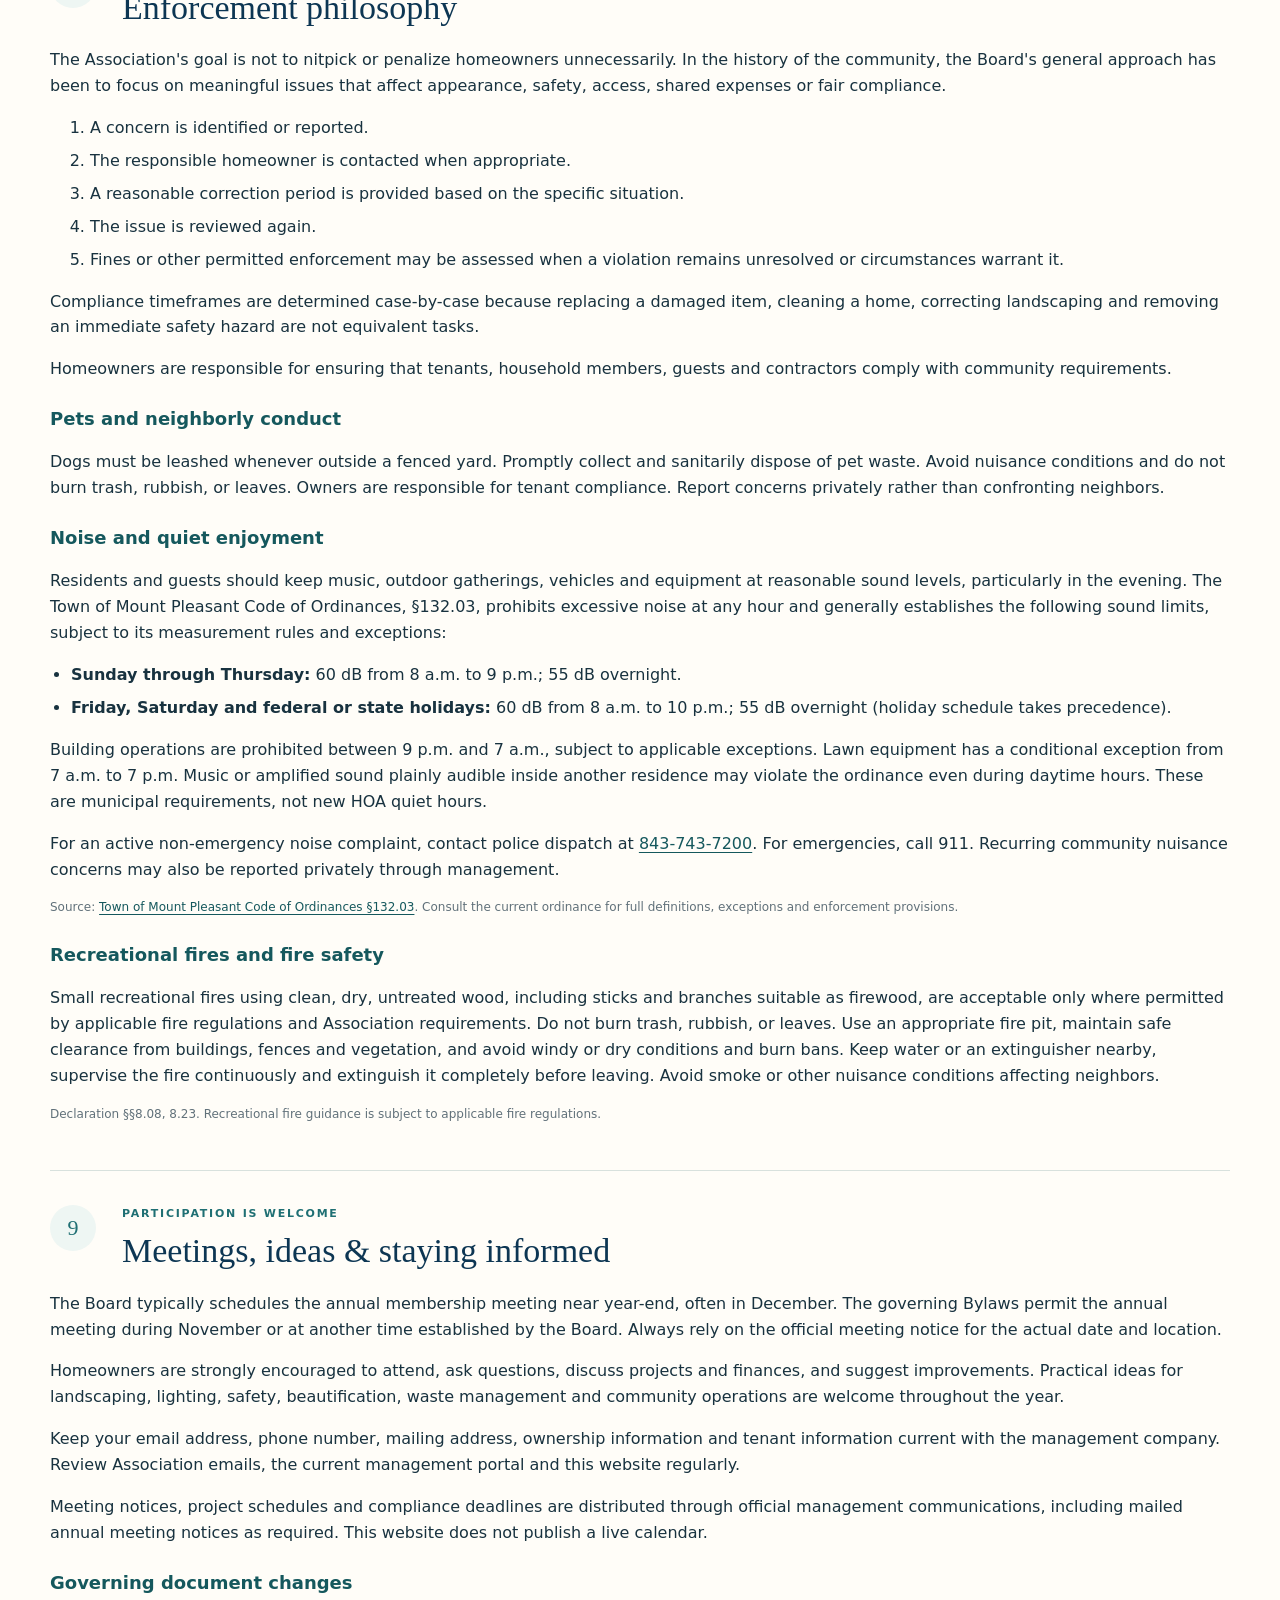
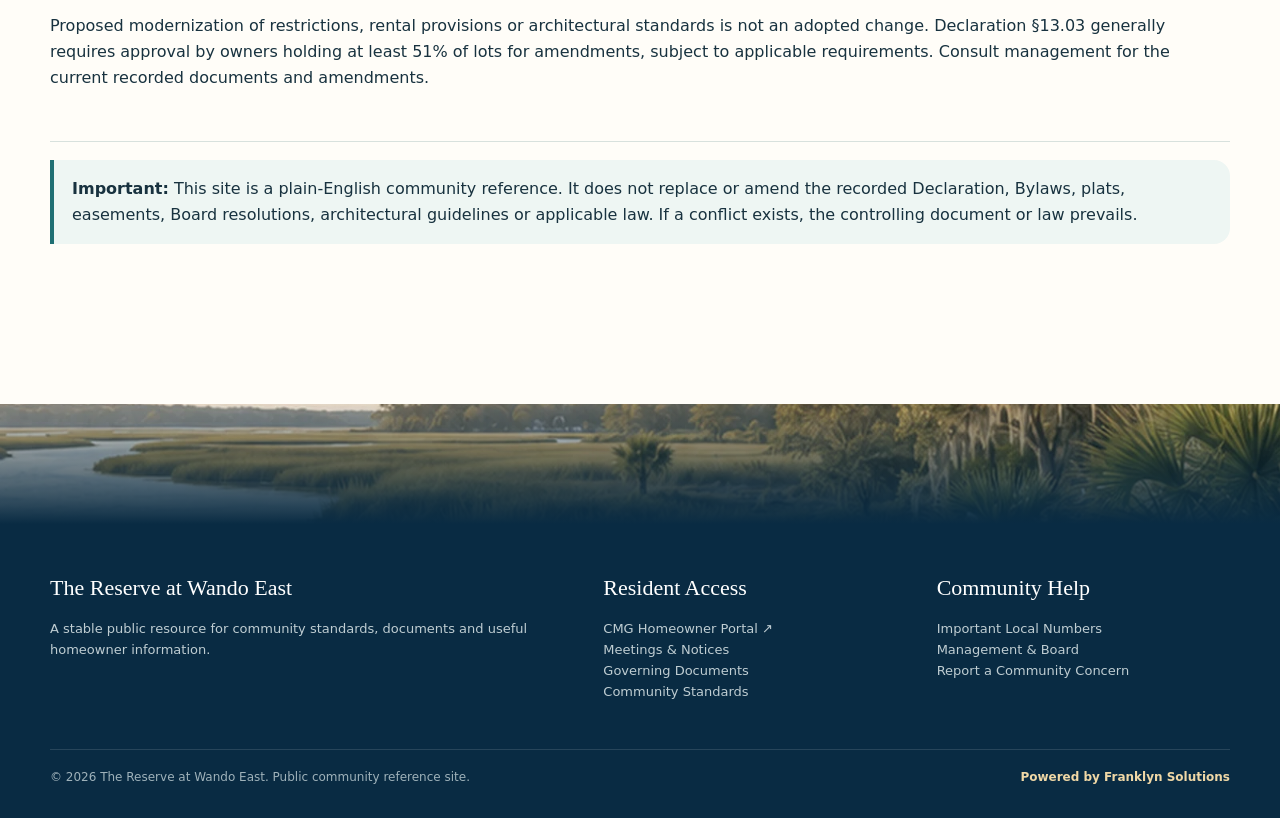
<file: standards.html>
<!DOCTYPE html>

<html lang="en"><head>
<meta charset="utf-8"/><meta content="width=device-width,initial-scale=1" name="viewport"/>
<meta content="Community standards for The Reserve at Wando East." name="description"/>
<title>Community Standards | The Reserve at Wando East</title>
<link href="assets/images/shell.svg" rel="icon"/><link href="assets/css/style.css" rel="stylesheet"/>
</head><body data-page="standards">
<a class="skip" href="#main">Skip to content</a><header id="siteHeader"></header>
<main id="main">
<section class="page-hero"><div class="container">
<span class="kicker">Plain-English homeowner guide</span>
<h1>Community Standards</h1>
<p>Practical guidance based on the Association's governing documents, existing architectural guidelines, Board policy and current operating practices. The governing documents control if a conflict exists.</p>
</div></section>
<nav aria-label="Standards sections" class="subnav"><div class="container">
<a href="#responsibilities">Responsibilities</a><a href="#appearance">Exterior</a><a href="#waste">Waste</a><a href="#parking">Parking</a><a href="#trees">Trees</a><a href="#fencing">Fencing &amp; Easements</a><a href="#arc">ARC / ARB</a><a href="#enforcement">Enforcement</a><a href="#meetings">Meetings</a>
</div></nav>
<section class="section compact"><div class="container">
<section class="standard-section" id="responsibilities">
<div class="standard-heading"><div class="num">1</div><div><span class="eyebrow">Who handles what</span><h2>HOA &amp; homeowner responsibilities</h2></div></div>
<div class="grid-2">
<div class="card soft"><h3>Association responsibilities generally include</h3><ul>
<li>Common Area maintenance, repair and replacement.</li>
<li>Association-owned fencing, bulkheads and common improvements.</li>
<li>Community-wide administration, rules and enforcement.</li>
<li>Yard maintenance only to the scope and frequency established by the Board.</li>
<li>Community projects specifically authorized by the Board.</li>
</ul></div>
<div class="card soft"><h3>Homeowner responsibilities generally include</h3><ul>
<li>Exterior cleanliness, pressure washing or equivalent cleaning.</li>
<li>Gutters, shutters, windows, doors and private driveways.</li>
<li>Landscaping not covered by Association yard service.</li>
<li>Trees and vegetation located on the owner's lot unless otherwise designated.</li>
<li>Contractor cleanup, private debris removal and tenant/guest compliance.</li>
</ul></div>
</div>
<h3>Shared townhome components</h3><p>Owners maintain private HVAC equipment and supports, roofs and other private improvements. Owners sharing party walls and roof boundary lines must coordinate maintenance, access and cost contributions under Declaration §§8.25–8.28. Report uncertainty about shared components to management before arranging work.</p><h3>Landscaping and infrastructure</h3><p>The Association arranges routine yard service within the Board-defined scope, including common grounds and contracted leaf removal. Owners maintain private areas outside that scope. Report erosion, exposed roots, drainage problems, damaged perimeter fencing, bulkheads or common irrigation/backflow equipment to management. Do not alter shared infrastructure.</p><p class="note">Declaration §§3.01, 6.04, 8.19, 8.25–8.28.</p></section>
<section class="standard-section" id="appearance">
<div class="standard-heading"><div class="num">2</div><div><span class="eyebrow">Curb appeal matters</span><h2>Exterior cleanliness &amp; property appearance</h2></div></div>
<p>Every homeowner contributes to the overall appearance and value of the community. Homes should remain reasonably clean and well maintained.</p>
<h3>Exterior cleaning</h3>
<p>Visible mildew, algae, heavy dirt, staining, discoloration or similar neglect should be corrected. Pressure washing is one option, but any safe and effective cleaning method is acceptable. The standard is the result: a clean, properly maintained exterior.</p>
<h3>Front-yard appearance</h3>
<p>Front yards have an outsized effect on the community's appearance. Prolonged visible clutter, neglected exterior items and other unsightly conditions may be addressed by the Association.</p>
<h3>Tree stumps</h3>
<p>When a homeowner arranges tree removal, roadway-visible stumps should be removed or ground. Report stumps left by Association contractors to management. Follow any separately communicated compliance deadline.</p>
<h3>Windows, screens and blinds</h3><p>Maintain screens, shutters, windows and visible blinds in good repair. Existing architectural guidelines call for crooked or broken blinds to be remedied or removed within seven days of notice. Keep front yards free of persistent clutter.</p><div class="callout teal"><strong>Community goal:</strong> clean and attractive, not perfection. The Board has historically focused on material issues rather than trivial or cosmetic nitpicking.</div>
<p class="note">Declaration §§8.07, 8.25–8.27; Architectural Review Guidelines. Stump removal is a Board appearance standard, not an express deadline in the Declaration.</p></section>
<section class="standard-section" id="waste">
<div class="standard-heading"><div class="num">3</div><div><span class="eyebrow">Shared service, shared cost</span><h2>Dumpster, trash &amp; recycling</h2></div></div>
<table class="rule-table waste-schedule">
<thead><tr><th scope="col">Service</th><th scope="col">Current schedule / rule</th></tr></thead>
<tbody>
<tr><td>Dumpster pickup</td><td>Monday, Wednesday and Friday.</td></tr>
<tr><td>Recycling</td><td>Typically every other Thursday. Confirm the active week using the posted entrance notice and Association communications.</td></tr>
<tr><td>Cardboard</td><td>Not permitted in the community dumpster. Break it down and use your recycling bin.</td></tr>
</tbody></table>
<h3>What belongs in the dumpster</h3>
<p>The dumpster is for ordinary household garbage contained in <strong>fully closed, normal-size trash bags</strong>.</p>
<h3>What does not belong in or around the dumpster</h3>
<ul><li>Furniture, mattresses or appliances.</li><li>Doors, cabinets or renovation debris.</li><li>Contractor-generated waste.</li><li>Yard debris or tree material.</li><li>Loose trash, loose glass or food waste.</li><li>Hazardous materials.</li><li>Cardboard.</li><li>Anything left on the ground beside or around the dumpster enclosure.</li></ul>
<div class="callout danger"><strong>If the dumpster is full:</strong> we recommend that you please wait for the next scheduled pickup. Do not stack material above capacity and do not leave bags, bulk items or debris outside the enclosure.</div>
<p>Overflow, unauthorized bulk disposal and special cleanup cost the entire Association money. Repeated unnecessary costs can contribute to higher assessments over time.</p>
<p>If you safely observe prohibited dumping or material being left outside the enclosure, report it to management or the Board. Photos are helpful when they can be obtained without confrontation.</p>
<p class="note">The cardboard prohibition and bag-only rule are Board/vendor policy. Recycling notices are typically posted at the broader Wando East entrance behind CVS near Mathis Ferry Road. Declaration §8.12 and Architectural Review Guidelines address dumpster use.</p></section>
<section class="standard-section" id="parking">
<div class="standard-heading"><div class="num">4</div><div><span class="eyebrow">Plan guest parking</span><h2>Parking, guests &amp; vehicle storage</h2></div></div>
<p>Routine street parking is prohibited. There is no designated overflow parking area, so vehicles should be parked on the owner's lot or driveway.</p>
<ul><li>No regular on-street parking.</li><li>No parking on grass.</li><li>No parking over rolled curbs or in a manner that creates an obstruction or nuisance.</li><li>Vehicle-storage restrictions in the governing documents also apply to certain trailers, campers, boats and commercial vehicles.</li></ul>
<h3>Short-term guests</h3>
<p>The Association has traditionally exercised reasonable discretion for an occasional overnight guest or someone visiting for a few days. That courtesy does not create permission for recurring or long-term street parking.</p>
<p>If a vehicle remains on the street repeatedly or for an extended period, particularly after a complaint, management or the Board may monitor the condition, contact the homeowner and enforce the restriction if it continues.</p>
<div class="callout teal"><strong>Practical tip:</strong> coordinate guest parking in advance. With permission, a neighbor may be willing to provide an available driveway space for a short visit.</div>
<p class="note">Declaration §8.18 prohibits street parking except on a single-event basis. Discretion for short visits is not a standing exemption. Architectural Review Guidelines also address grass and rolled-curb parking.</p></section>
<section class="standard-section" id="trees">
<div class="standard-heading"><div class="num">5</div><div><span class="eyebrow">Protect shared property</span><h2>Trees, vegetation, fences &amp; bulkheads</h2></div></div>
<p>Association-owned fencing, bulkheads and similar common improvements are community property. Unless written authorization has been provided, homeowners should not attach items to them, lean materials against them, modify them or obstruct access to them.</p>
<p>Trees and vegetation located on a homeowner's lot remain that homeowner's responsibility between any community-wide pruning projects. Branches, vines and shrubs should be maintained so they do not press against or damage Association fencing or bulkheads, block drainage, or interfere with access.</p>
<div class="callout"><strong>Periodic community work:</strong> the Association may arrange pruning or other shared maintenance from time to time. That does not permanently transfer routine responsibility for privately located trees or vegetation to the HOA.</div>
</section>
<section class="standard-section" id="fencing">
<div class="standard-heading"><div class="num">6</div><div><span class="eyebrow">Access must remain open</span><h2>Fencing, easements &amp; rear access</h2></div></div>
<p>Fencing is tightly regulated. Do not construct, relocate, expand, replace or materially alter fencing without the required written ARC / ARB approval.</p>
<p>The 2013 fencing resolution specifically addresses designated even-numbered Lauda Drive units and establishes permitted fencing type, height and placement. Existing fencing elsewhere in the community does not automatically establish permission for another property.</p>
<h3>10-foot access standard</h3>
<p>Board policy requires maintaining approximately <strong>10 feet of access</strong> along the applicable rear/common access areas, including approximately 10 feet beyond community fencing on one side of the community and approximately 10 feet beyond the bulkhead on the other side. This access exists so City personnel, emergency responders, contractors and authorized Association representatives can reach infrastructure and common property when needed.</p>
<ul><li>Do not block the access area with permanent structures.</li><li>Do not allow trees or vegetation to make the access impassable.</li><li>Do not store materials where they interfere with access.</li><li>Small, easily removable barriers previously approved by the ARC / ARB remain subject to the terms of their individual approval.</li></ul>
<p>The 10-foot clearance is the Board’s operating access standard, not a blanket recorded easement dimension. Actual legal easements depend on recorded plats and Declaration §§12.01–12.02. Non-emergency access under §12.02 is during daylight hours with reasonable advance notice; emergency repair access may be immediate. The 2013 resolution separately specifies four-foot black aluminum fencing for designated units and placement ten feet from the applicable deck end. Consult management before any fence work.</p></section>
<section class="standard-section" id="arc">
<div class="standard-heading"><div class="num">7</div><div><span class="eyebrow">Ask before changing the exterior</span><h2>Architectural review (ARC / ARB)</h2></div></div>
<p>Exterior additions or changes generally require review and written approval before work begins. This includes changes to fencing, doors, visible window treatments, exterior colors or materials, landscaping that changes appearance, parking areas and other visible improvements.</p>
<h3>Current guideline reminders</h3>
<ul>
<li>Planters: terracotta, ceramic or concrete; plastic planters are not allowed. Faux terracotta/concrete may be considered case-by-case.</li>
<li>Storm doors: approved full-glass style with white trim.</li>
<li>Front benches require approval.</li>
<li>Garden hoses and hose apparatus should not remain visible for more than 24 hours.</li>
<li>Wind chimes are not allowed in front.</li>
<li>Recycle containers should not remain visible except for recycling day.</li>
<li>Coolers should not remain visible in front for more than 24 hours.</li>
<li>Carports are not allowed.</li>
<li>For-sale and for-rent signs should be restricted to window placement.</li>
<li>Crooked or broken blinds visible from outside should be repaired or removed after notice.</li>
</ul>
<div class="callout teal"><strong>Submitting an architectural request:</strong> Submit ARC / ARB requests through the <a href="https://www.cedarmanagementgroup.com/my-portal/" target="_blank" rel="noopener noreferrer">homeowner portal</a>. Obtain written approval before beginning work.</div>
<h3>Other exterior projects</h3><p>Seek written approval before screened porches, decks, exterior material or color changes and other visible alterations. The Declaration restricts sheds, outbuildings and certain vehicle storage; do not assume an existing installation establishes permission. Municipal permits may also be required.</p><p class="note">Declaration §§8.14, 8.21, 8.24–8.27 and Article XI.</p></section>
<section class="standard-section" id="enforcement">
<div class="standard-heading"><div class="num">8</div><div><span class="eyebrow">Reasonable first, enforcement when needed</span><h2>Enforcement philosophy</h2></div></div>
<p>The Association's goal is not to nitpick or penalize homeowners unnecessarily. In the history of the community, the Board's general approach has been to focus on meaningful issues that affect appearance, safety, access, shared expenses or fair compliance.</p>
<ol><li>A concern is identified or reported.</li><li>The responsible homeowner is contacted when appropriate.</li><li>A reasonable correction period is provided based on the specific situation.</li><li>The issue is reviewed again.</li><li>Fines or other permitted enforcement may be assessed when a violation remains unresolved or circumstances warrant it.</li></ol>
<p>Compliance timeframes are determined case-by-case because replacing a damaged item, cleaning a home, correcting landscaping and removing an immediate safety hazard are not equivalent tasks.</p>
<p>Homeowners are responsible for ensuring that tenants, household members, guests and contractors comply with community requirements.</p>
<h3>Pets and neighborly conduct</h3><p>Dogs must be leashed whenever outside a fenced yard. Promptly collect and sanitarily dispose of pet waste. Avoid nuisance conditions and do not burn trash, rubbish, or leaves. Owners are responsible for tenant compliance. Report concerns privately rather than confronting neighbors.</p><h3>Noise and quiet enjoyment</h3><p>Residents and guests should keep music, outdoor gatherings, vehicles and equipment at reasonable sound levels, particularly in the evening. The Town of Mount Pleasant Code of Ordinances, §132.03, prohibits excessive noise at any hour and generally establishes the following sound limits, subject to its measurement rules and exceptions:</p><ul><li><strong>Sunday through Thursday:</strong> 60 dB from 8 a.m. to 9 p.m.; 55 dB overnight.</li><li><strong>Friday, Saturday and federal or state holidays:</strong> 60 dB from 8 a.m. to 10 p.m.; 55 dB overnight (holiday schedule takes precedence).</li></ul><p>Building operations are prohibited between 9 p.m. and 7 a.m., subject to applicable exceptions. Lawn equipment has a conditional exception from 7 a.m. to 7 p.m. Music or amplified sound plainly audible inside another residence may violate the ordinance even during daytime hours. These are municipal requirements, not new HOA quiet hours.</p><p>For an active non-emergency noise complaint, contact police dispatch at <a href="tel:+18437437200">843-743-7200</a>. For emergencies, call 911. Recurring community nuisance concerns may also be reported privately through management.</p><p class="note">Source: <a href="https://codelibrary.amlegal.com/codes/mtpleasantsc/latest/mpleasant_sc/0-0-0-116824" target="_blank" rel="noopener">Town of Mount Pleasant Code of Ordinances §132.03</a>. Consult the current ordinance for full definitions, exceptions and enforcement provisions.</p><h3>Recreational fires and fire safety</h3><p>Small recreational fires using clean, dry, untreated wood, including sticks and branches suitable as firewood, are acceptable only where permitted by applicable fire regulations and Association requirements. Do not burn trash, rubbish, or leaves. Use an appropriate fire pit, maintain safe clearance from buildings, fences and vegetation, and avoid windy or dry conditions and burn bans. Keep water or an extinguisher nearby, supervise the fire continuously and extinguish it completely before leaving. Avoid smoke or other nuisance conditions affecting neighbors.</p><p class="note">Declaration §§8.08, 8.23. Recreational fire guidance is subject to applicable fire regulations.</p></section>
<section class="standard-section" id="meetings">
<div class="standard-heading"><div class="num">9</div><div><span class="eyebrow">Participation is welcome</span><h2>Meetings, ideas &amp; staying informed</h2></div></div>
<p>The Board typically schedules the annual membership meeting near year-end, often in December. The governing Bylaws permit the annual meeting during November or at another time established by the Board. Always rely on the official meeting notice for the actual date and location.</p>
<p>Homeowners are strongly encouraged to attend, ask questions, discuss projects and finances, and suggest improvements. Practical ideas for landscaping, lighting, safety, beautification, waste management and community operations are welcome throughout the year.</p>
<p>Keep your email address, phone number, mailing address, ownership information and tenant information current with the management company. Review Association emails, the current management portal and this website regularly.</p>
<p>Meeting notices, project schedules and compliance deadlines are distributed through official management communications, including mailed annual meeting notices as required. This website does not publish a live calendar.</p><h3>Governing document changes</h3><p>Proposed modernization of restrictions, rental provisions or architectural standards is not an adopted change. Declaration §13.03 generally requires approval by owners holding at least 51% of lots for amendments, subject to applicable requirements. Consult management for the current recorded documents and amendments.</p></section>
<div class="callout teal"><strong>Important:</strong> This site is a plain-English community reference. It does not replace or amend the recorded Declaration, Bylaws, plats, easements, Board resolutions, architectural guidelines or applicable law. If a conflict exists, the controlling document or law prevails.</div>
</div></section>
</main><footer id="siteFooter"></footer><script src="assets/js/site-data.js"></script><script src="assets/js/app.js"></script>
</body></html>
</file>
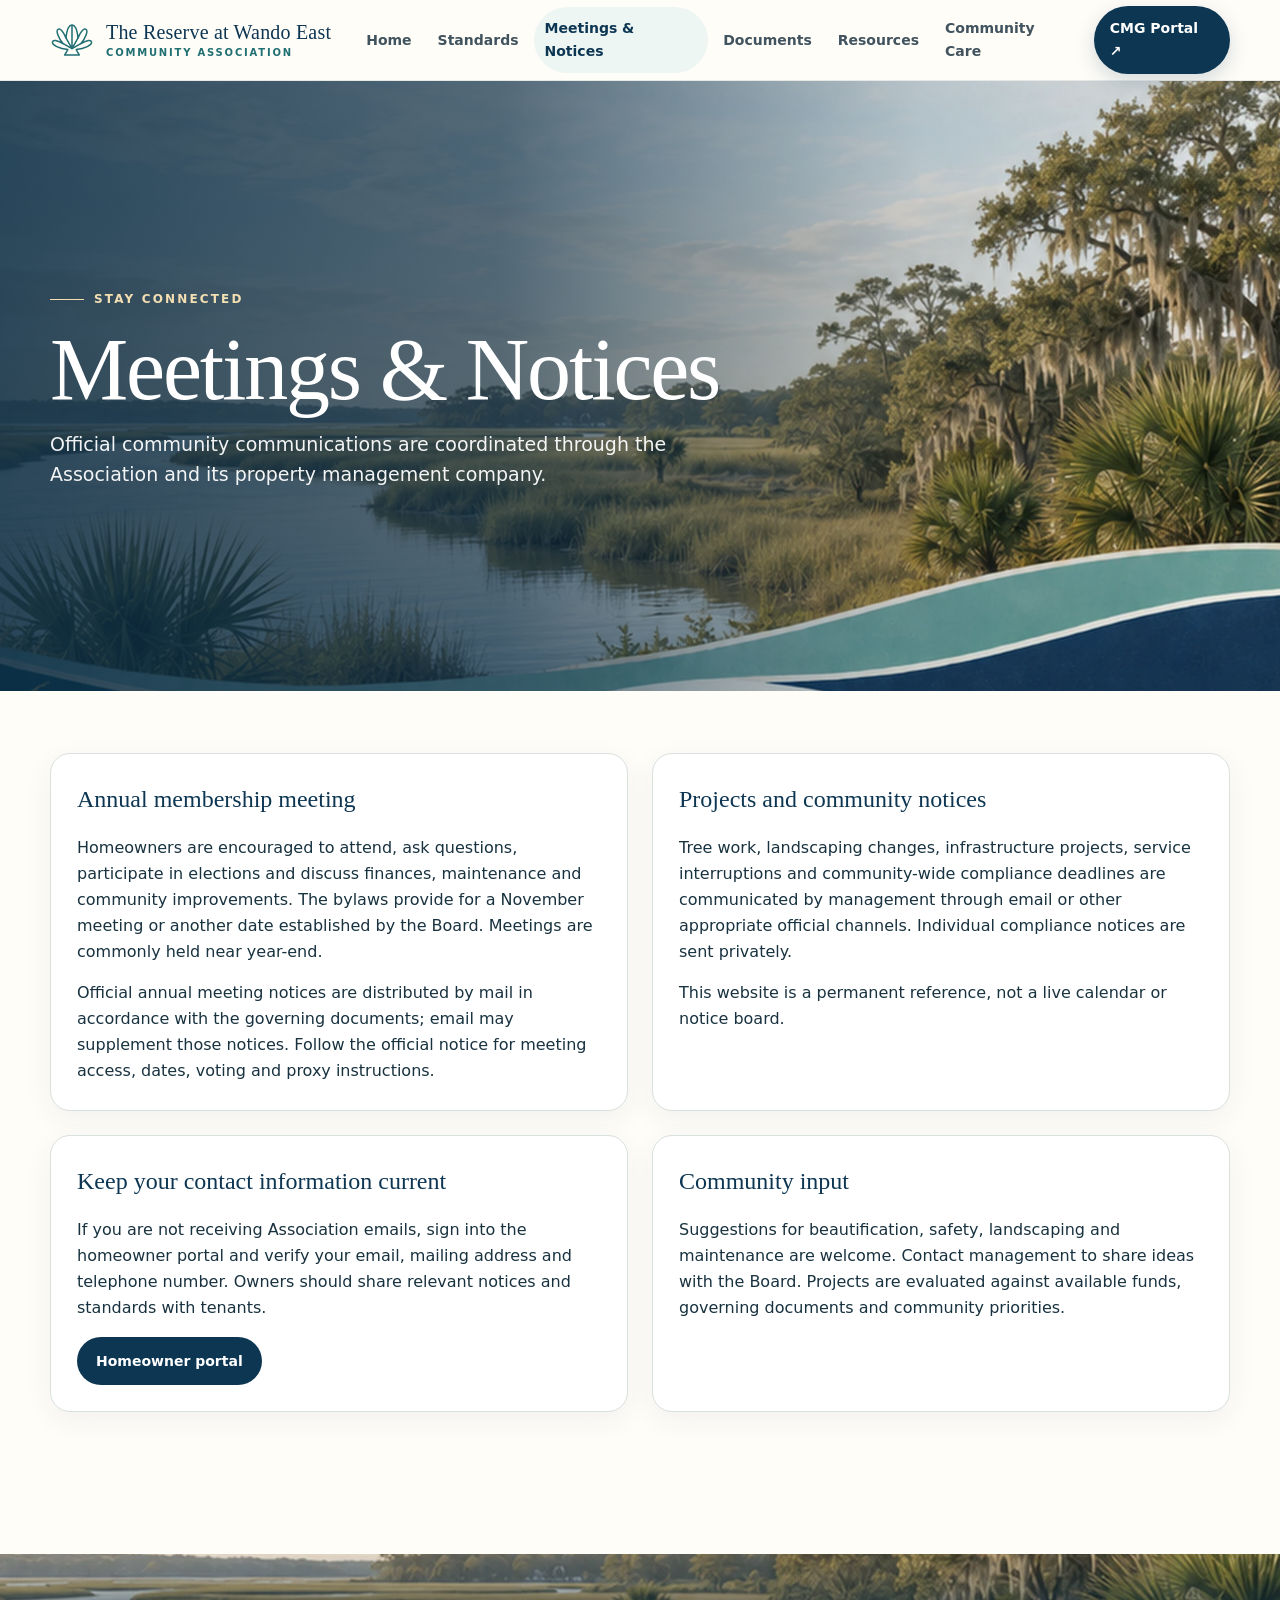
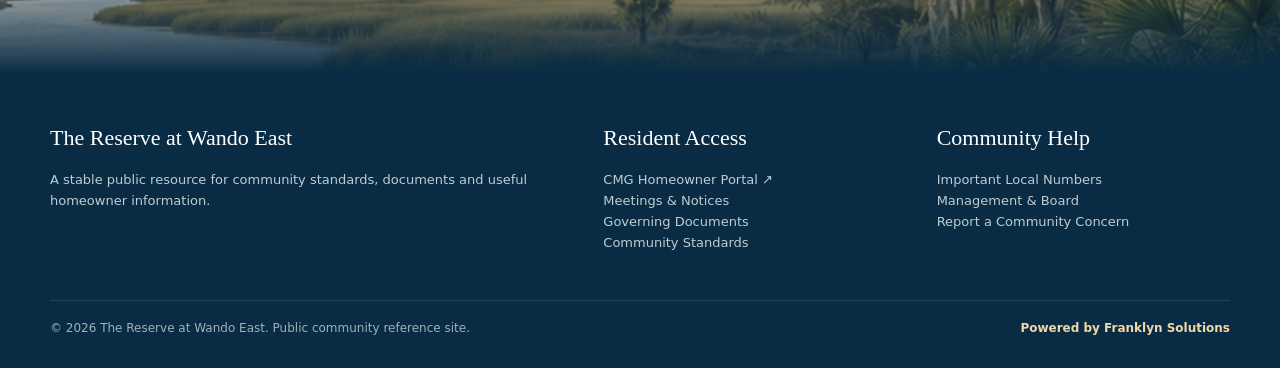
<file: updates.html>
<!DOCTYPE html>

<html lang="en"><head>
<meta charset="utf-8"/><meta content="width=device-width,initial-scale=1" name="viewport"/>
<meta content="Community updates, meetings, projects and dates for The Reserve at Wando East." name="description"/>
<title>Meetings &amp; Notices | The Reserve at Wando East</title>
<link href="assets/images/shell.svg" rel="icon"/><link href="assets/css/style.css" rel="stylesheet"/>
</head><body data-page="updates">
<a class="skip" href="#main">Skip to content</a><header id="siteHeader"></header>
<main id="main">
<section class="page-hero"><div class="container"><span class="kicker">Stay connected</span><h1>Meetings &amp; Notices</h1><p>Official community communications are coordinated through the Association and its property management company.</p></div></section>



<section class="section compact"><div class="container"><div class="grid-2"><article class="card"><h3>Annual membership meeting</h3><p>Homeowners are encouraged to attend, ask questions, participate in elections and discuss finances, maintenance and community improvements. The bylaws provide for a November meeting or another date established by the Board. Meetings are commonly held near year-end.</p><p>Official annual meeting notices are distributed by mail in accordance with the governing documents; email may supplement those notices. Follow the official notice for meeting access, dates, voting and proxy instructions.</p></article><article class="card"><h3>Projects and community notices</h3><p>Tree work, landscaping changes, infrastructure projects, service interruptions and community-wide compliance deadlines are communicated by management through email or other appropriate official channels. Individual compliance notices are sent privately.</p><p>This website is a permanent reference, not a live calendar or notice board.</p></article><article class="card"><h3>Keep your contact information current</h3><p>If you are not receiving Association emails, sign into the homeowner portal and verify your email, mailing address and telephone number. Owners should share relevant notices and standards with tenants.</p><a class="btn btn-dark" href="https://www.cedarmanagementgroup.com/my-portal/">Homeowner portal</a></article><article class="card"><h3>Community input</h3><p>Suggestions for beautification, safety, landscaping and maintenance are welcome. Contact management to share ideas with the Board. Projects are evaluated against available funds, governing documents and community priorities.</p></article></div></div></section></main><footer id="siteFooter"></footer><script src="assets/js/site-data.js"></script><script src="assets/js/app.js"></script></body></html>
</file>
<file: assets/css/style.css>
:root{
  --navy:#0d3653;
  --navy-2:#092b43;
  --teal:#1f6f73;
  --teal-dark:#15585d;
  --sea:#dfeeed;
  --sea-2:#eef6f3;
  --cream:#fbf7ef;
  --paper:#fffdf8;
  --gold:#c89445;
  --coral:#d67b5d;
  --ink:#18323f;
  --muted:#61717a;
  --line:#d8e1dd;
  --shadow:0 18px 50px rgba(13,54,83,.10);
  --radius:22px;
  --max:1180px;
}
*{box-sizing:border-box}
html{scroll-behavior:smooth}
body{
  margin:0;
  color:var(--ink);
  background:var(--paper);
  font-family:Inter,ui-sans-serif,system-ui,-apple-system,BlinkMacSystemFont,"Segoe UI",sans-serif;
  line-height:1.62;
  -webkit-font-smoothing:antialiased;
}
img{max-width:100%;display:block}
a{color:var(--teal-dark);text-decoration-thickness:1px;text-underline-offset:3px}
a:hover{color:var(--navy)}
button,input,select,textarea{font:inherit}
.container{width:min(calc(100% - 40px),var(--max));margin-inline:auto}
.skip{position:absolute;left:-10000px;top:auto}
.skip:focus{left:18px;top:12px;background:white;padding:10px 14px;z-index:9999;border-radius:8px}
.site-header{
  position:sticky;top:0;z-index:100;
  background:rgba(255,253,248,.94);
  backdrop-filter:blur(16px);
  border-bottom:1px solid rgba(13,54,83,.10);
}
.nav{height:80px;display:flex;align-items:center;gap:24px}
.brand{display:flex;align-items:center;gap:12px;text-decoration:none;color:var(--navy);min-width:max-content}
.brand-mark{width:44px;height:44px;color:var(--teal);display:grid;place-items:center}
.brand-mark img{width:42px;height:42px}
.brand-copy{display:flex;flex-direction:column;line-height:1.05}
.brand-copy strong{font-family:Georgia,"Times New Roman",serif;font-size:20px;font-weight:500;letter-spacing:.01em}
.brand-copy small{font-size:10px;text-transform:uppercase;letter-spacing:.18em;color:var(--teal);margin-top:5px;font-weight:700}
.nav-links{display:flex;align-items:center;gap:4px;margin-left:auto}
.nav-links a{
  text-decoration:none;color:#40535e;font-weight:650;font-size:14px;padding:10px 11px;border-radius:999px;
}
.nav-links a:hover,.nav-links a.active{background:var(--sea-2);color:var(--navy)}
.portal-btn{
  display:inline-flex;align-items:center;gap:8px;text-decoration:none;background:var(--navy);color:#fff!important;
  padding:11px 16px!important;border-radius:999px!important;margin-left:4px;box-shadow:0 7px 20px rgba(13,54,83,.18)
}
.portal-btn:hover{background:var(--teal-dark)!important}
.menu-btn{display:none;margin-left:auto;border:0;background:var(--sea-2);color:var(--navy);padding:9px 12px;border-radius:12px;font-weight:700}
.hero{
  position:relative;min-height:610px;display:flex;align-items:flex-end;overflow:hidden;
  background:
    linear-gradient(90deg,rgba(9,43,67,.86) 0%,rgba(9,43,67,.68) 39%,rgba(9,43,67,.18) 72%,rgba(9,43,67,.05) 100%),
    url("../images/hero-lowcountry.webp") center 56%/cover no-repeat;
}
.hero:after{
  content:"";position:absolute;left:-4%;right:-4%;bottom:-1px;height:72px;background:var(--paper);
  clip-path:polygon(0 58%,12% 36%,25% 58%,39% 42%,53% 59%,68% 39%,84% 55%,100% 34%,100% 100%,0 100%);
}
.hero-inner{position:relative;z-index:2;color:white;padding:120px 0 130px;max-width:740px;margin-left:max(20px,calc((100vw - var(--max))/2))}
.kicker{display:inline-flex;align-items:center;gap:10px;text-transform:uppercase;letter-spacing:.18em;font-size:12px;font-weight:800;color:#f3dfb2}
.kicker:before{content:"";width:34px;height:1px;background:#f3dfb2}
.hero h1,.page-hero h1,.section-title h2{
  font-family:Georgia,"Times New Roman",serif;font-weight:400;letter-spacing:-.025em;
}
.hero h1{font-size:clamp(52px,7vw,88px);line-height:.97;margin:18px 0 22px;max-width:760px}
.hero p{font-size:19px;max-width:660px;color:rgba(255,255,255,.91);margin:0 0 28px}
.hero-actions{display:flex;gap:12px;flex-wrap:wrap}
.btn{display:inline-flex;align-items:center;justify-content:center;gap:8px;padding:12px 18px;border-radius:999px;text-decoration:none;font-weight:760;font-size:14px;border:1px solid transparent}
.btn-primary{background:#fff;color:var(--navy)}
.btn-primary:hover{background:var(--cream)}
.btn-gold{background:var(--gold);color:#172d38}
.btn-gold:hover{background:#d6a755}
.btn-outline{border-color:rgba(255,255,255,.5);color:#fff}
.btn-outline:hover{background:rgba(255,255,255,.12);color:#fff}
.btn-dark{background:var(--navy);color:#fff}
.btn-dark:hover{background:var(--teal-dark);color:#fff}
.quick-access{position:relative;z-index:3;margin-top:-62px}
.quick-grid{display:grid;grid-template-columns:repeat(4,1fr);background:white;border:1px solid var(--line);border-radius:var(--radius);box-shadow:var(--shadow);overflow:hidden}
.quick-item{padding:25px 24px;text-decoration:none;color:var(--ink);display:flex;gap:14px;align-items:center;border-right:1px solid var(--line);transition:.18s ease}
.quick-item:last-child{border-right:0}
.quick-item:hover{background:var(--sea-2);transform:translateY(-2px);color:var(--navy)}
.icon-chip{width:46px;height:46px;border-radius:14px;background:var(--sea-2);color:var(--teal);display:grid;place-items:center;flex:none}
.icon-chip svg{width:24px;height:24px;stroke:currentColor;fill:none;stroke-width:1.9;stroke-linecap:round;stroke-linejoin:round}
.quick-item strong{display:block;font-size:15px}
.quick-item span{display:block;color:var(--muted);font-size:12.5px;margin-top:2px}
.section{padding:86px 0}
.section.compact{padding:62px 0}
.section.tint{background:var(--cream)}
.section.sea{background:linear-gradient(180deg,var(--sea-2),#f8fbfa)}
.section-title{display:flex;align-items:flex-end;justify-content:space-between;gap:28px;margin-bottom:34px}
.section-title h2{font-size:clamp(34px,4vw,52px);line-height:1.03;color:var(--navy);margin:0}
.section-title p{max-width:580px;color:var(--muted);margin:0}
.eyebrow{color:var(--teal);text-transform:uppercase;letter-spacing:.16em;font-size:11px;font-weight:850;margin-bottom:10px;display:block}
.grid-2{display:grid;grid-template-columns:repeat(2,minmax(0,1fr));gap:24px}
.grid-3{display:grid;grid-template-columns:repeat(3,minmax(0,1fr));gap:22px}
.card{background:#fff;border:1px solid var(--line);border-radius:20px;padding:26px;box-shadow:0 8px 28px rgba(13,54,83,.06)}
.card h3{font-family:Georgia,"Times New Roman",serif;font-size:24px;font-weight:500;color:var(--navy);margin:0 0 10px}
.card p:last-child{margin-bottom:0}
.card.soft{background:rgba(255,255,255,.68)}
.update-card{display:flex;flex-direction:column;min-height:100%}
.update-meta{font-size:12px;color:var(--teal);font-weight:750;text-transform:uppercase;letter-spacing:.08em;margin-bottom:8px}
.update-card h3{font-size:22px}
.update-card .tag{display:inline-flex;width:max-content;border-radius:999px;padding:5px 9px;background:var(--sea-2);color:var(--teal-dark);font-size:11px;font-weight:800;margin-top:auto}
.date-card{display:grid;grid-template-columns:72px 1fr;gap:18px;align-items:start}
.date-badge{background:var(--navy);color:white;border-radius:16px;padding:11px 8px;text-align:center;line-height:1}
.date-badge .mon{display:block;text-transform:uppercase;letter-spacing:.1em;font-size:11px;color:#dbe7ea;font-weight:800}
.date-badge .day{display:block;font-family:Georgia,"Times New Roman",serif;font-size:29px;margin-top:4px}
.date-badge.tbd .day{font-size:15px;line-height:1.25;padding:7px 0}
.community-split{display:grid;grid-template-columns:1.02fr .98fr;gap:42px;align-items:center}
.community-art{position:relative}
.community-art img{border-radius:24px;box-shadow:var(--shadow);width:100%;aspect-ratio:16/10;object-fit:cover}
.community-art:before{content:"";position:absolute;inset:-12px 14px 12px -12px;border:1px solid rgba(31,111,115,.35);border-radius:26px;z-index:-1}
.prose h2{font-family:Georgia,"Times New Roman",serif;font-size:44px;line-height:1.06;color:var(--navy);font-weight:400;margin:0 0 18px}
.prose p{color:#52646e}
.pill-list{display:flex;flex-wrap:wrap;gap:9px;margin-top:20px}
.pill{border:1px solid var(--line);background:#fff;border-radius:999px;padding:7px 11px;font-size:12px;font-weight:720;color:#51636d}
.values{display:grid;grid-template-columns:repeat(3,1fr);gap:16px}
.value{padding:22px;border-top:3px solid var(--teal);background:#fff;border-radius:0 0 18px 18px;box-shadow:0 8px 25px rgba(13,54,83,.05)}
.value strong{display:block;color:var(--navy);font-size:16px;margin-bottom:6px}
.value p{margin:0;color:var(--muted);font-size:14px}
.cta-band{background:var(--navy);color:#fff;border-radius:28px;padding:38px 42px;display:flex;align-items:center;justify-content:space-between;gap:30px;position:relative;overflow:hidden}

.cta-band h2{font-family:Georgia,"Times New Roman",serif;font-weight:400;font-size:34px;margin:0 0 6px}
.cta-band p{margin:0;color:#d8e4e8;max-width:720px}
.page-hero{
  position:relative;padding:100px 0 78px;overflow:hidden;
  background:
    linear-gradient(90deg,rgba(251,247,239,.99) 0%,rgba(251,247,239,.95) 56%,rgba(251,247,239,.72) 78%,rgba(251,247,239,.48) 100%),
    url("../images/marsh-detail.webp") center 56%/cover no-repeat;
  border-bottom:1px solid var(--line);
}

.page-hero .kicker{color:var(--teal)}
.page-hero .kicker:before{background:var(--teal)}
.page-hero h1{font-size:clamp(46px,6vw,72px);line-height:1;margin:18px 0 16px;color:var(--navy)}
.page-hero p{max-width:760px;font-size:18px;color:var(--muted);margin:0}
.subnav{position:sticky;top:80px;z-index:60;background:rgba(255,255,255,.96);border-bottom:1px solid var(--line);overflow-x:auto}
.subnav .container{display:flex;gap:6px;padding:10px 0;min-width:max-content}
.subnav a{text-decoration:none;color:#53646c;font-size:12px;font-weight:750;padding:8px 11px;border-radius:999px}
.subnav a:hover{background:var(--sea-2);color:var(--navy)}
.standard-section{scroll-margin-top:145px;padding:34px 0;border-bottom:1px solid var(--line)}
.standard-section:last-child{border-bottom:0}
.standard-heading{display:grid;grid-template-columns:54px 1fr;gap:18px;align-items:start;margin-bottom:18px}
.num{width:46px;height:46px;border-radius:50%;display:grid;place-items:center;background:var(--sea-2);color:var(--teal);font-family:Georgia,"Times New Roman",serif;font-size:22px}
.standard-heading h2{font-family:Georgia,"Times New Roman",serif;font-size:34px;line-height:1.08;font-weight:400;color:var(--navy);margin:3px 0}
.standard-section h3{color:var(--teal-dark);margin:22px 0 8px;font-size:18px}
.standard-section ul{padding-left:21px}
.standard-section li{margin-bottom:7px}
.callout{border-left:4px solid var(--gold);background:#fffaf0;border-radius:0 16px 16px 0;padding:16px 18px;margin:18px 0}
.callout.teal{border-left-color:var(--teal);background:var(--sea-2)}
.callout.danger{border-left-color:var(--coral);background:#fff4f0}
.rule-table{width:100%;border-collapse:separate;border-spacing:0;border:1px solid var(--line);border-radius:16px;overflow:hidden;margin:20px 0}
.rule-table th,.rule-table td{text-align:left;padding:13px 15px;border-bottom:1px solid var(--line);vertical-align:top}
.rule-table tr:last-child td{border-bottom:0}
.rule-table th{background:var(--sea-2);color:var(--navy);font-size:12px;text-transform:uppercase;letter-spacing:.08em}
.gallery-strip{display:grid;grid-template-columns:repeat(4,1fr);gap:14px}
.gallery-strip img{border-radius:16px;border:1px solid var(--line);box-shadow:0 8px 26px rgba(13,54,83,.06)}
.document-grid{display:grid;grid-template-columns:repeat(2,minmax(0,1fr));gap:18px}
.doc-card{border:1px solid var(--line);border-radius:18px;padding:22px;display:flex;gap:16px;text-decoration:none;color:var(--ink);background:#fff}
.doc-card:hover{background:var(--sea-2);color:var(--ink)}
.doc-icon{width:46px;height:56px;border:1px solid #bfd0d1;border-radius:7px;background:#fff;display:grid;place-items:center;color:var(--teal);font-weight:900;flex:none}
.doc-card strong{display:block;color:var(--navy);margin-bottom:4px}
.doc-card span{color:var(--muted);font-size:13px}
.contact-grid{display:grid;grid-template-columns:repeat(3,minmax(0,1fr));gap:18px}
.contact-card{border:1px solid var(--line);border-radius:18px;padding:22px;background:#fff}
.contact-card .phone{font-family:Georgia,"Times New Roman",serif;font-size:26px;color:var(--navy);text-decoration:none}
.contact-card h3{font-size:15px;margin:0 0 8px;color:var(--teal-dark)}
.contact-card p{font-size:13px;color:var(--muted);margin:8px 0 0}
.emergency{background:#fff4f0;border-color:#efd2c7}
.timeline{position:relative;margin-top:16px}
.timeline:before{content:"";position:absolute;left:20px;top:8px;bottom:8px;width:1px;background:var(--line)}
.timeline-item{display:grid;grid-template-columns:42px 1fr;gap:18px;margin:0 0 24px;position:relative}
.dot{width:14px;height:14px;border-radius:50%;background:var(--teal);margin:7px auto 0;box-shadow:0 0 0 6px var(--sea-2)}
.timeline-card{background:#fff;border:1px solid var(--line);border-radius:18px;padding:20px}
.timeline-card h3{margin:0 0 6px;color:var(--navy);font-family:Georgia,"Times New Roman",serif;font-size:22px}
.timeline-card .meta{font-size:12px;color:var(--teal);font-weight:800;text-transform:uppercase;letter-spacing:.08em}
.compliance-empty{border:1px dashed #a9bebc;background:var(--sea-2);border-radius:18px;padding:28px;text-align:center;color:#536971}
.compliance-grid{display:grid;grid-template-columns:repeat(3,1fr);gap:20px}
.compliance-card{background:#fff;border:1px solid var(--line);border-radius:18px;overflow:hidden}
.compliance-card img{width:100%;aspect-ratio:4/3;object-fit:cover}
.compliance-card .body{padding:18px}
.compliance-card h3{font-family:Georgia,"Times New Roman",serif;font-weight:500;color:var(--navy);margin:0 0 6px}
.faq{border-top:1px solid var(--line)}
details{border-bottom:1px solid var(--line);padding:0}
summary{cursor:pointer;list-style:none;padding:18px 4px;font-weight:750;color:var(--navy);display:flex;justify-content:space-between;gap:20px}
summary::-webkit-details-marker{display:none}
summary:after{content:"+";font-size:22px;color:var(--teal)}
details[open] summary:after{content:"–"}
details .answer{padding:0 4px 18px;color:var(--muted)}
footer{background:var(--navy-2);color:#d8e3e6;margin-top:80px}
.footer-art{height:120px;background:url("../images/marsh-detail.webp") center 62%/cover;position:relative}
.footer-art:after{content:"";position:absolute;inset:0;background:linear-gradient(180deg,rgba(9,43,67,.08),var(--navy-2))}
.footer-main{padding:46px 0 30px}
.footer-grid{display:grid;grid-template-columns:1.4fr .8fr .8fr;gap:40px}
.footer-grid h3{font-family:Georgia,"Times New Roman",serif;color:#fff;font-weight:400;font-size:22px;margin:0 0 12px}
.footer-grid p,.footer-grid a{font-size:13px;color:#bfcdd2}
.footer-grid a{text-decoration:none}
.footer-grid a:hover{color:#fff;text-decoration:underline}
.footer-bottom{margin-top:34px;padding-top:18px;border-top:1px solid rgba(255,255,255,.12);display:flex;justify-content:space-between;gap:20px;font-size:12px;color:#9fb2ba}
.powered{color:#f0d8a6;font-weight:750}
.note{font-size:12px;color:var(--muted)}
.hide{display:none!important}
@media (max-width:980px){
  .nav{height:72px}
  .menu-btn{display:inline-flex}
  .nav-links{
    display:none;position:absolute;top:72px;left:0;right:0;background:#fff;padding:12px 20px 18px;
    border-bottom:1px solid var(--line);box-shadow:0 15px 28px rgba(13,54,83,.10);flex-direction:column;align-items:stretch
  }
  .nav-links.open{display:flex}
  .nav-links a{padding:11px 14px}
  .portal-btn{margin-left:0}
  .hero{min-height:590px}
  .hero-inner{margin-left:20px;padding-bottom:120px}
  .quick-grid{grid-template-columns:repeat(2,1fr)}
  .quick-item:nth-child(2){border-right:0}
  .quick-item:nth-child(-n+2){border-bottom:1px solid var(--line)}
  .grid-3,.values,.contact-grid{grid-template-columns:1fr 1fr}
  .community-split{grid-template-columns:1fr}
  .document-grid{grid-template-columns:1fr}
  .subnav{top:72px}
  .gallery-strip{grid-template-columns:repeat(2,1fr)}
}
@media (max-width:700px){
  .container{width:min(calc(100% - 28px),var(--max))}
  .brand-copy strong{font-size:17px}
  .brand-copy small{font-size:9px}
  .brand-mark{width:38px;height:38px}
  .hero{min-height:575px;background-position:63% 56%}
  .hero-inner{margin-left:14px;padding:105px 0 115px}
  .hero h1{font-size:53px}
  .hero p{font-size:16px}
  .quick-access{margin-top:-50px}
  .quick-grid{grid-template-columns:1fr 1fr}
  .quick-item{padding:18px 14px;gap:10px}
  .quick-item span{display:none}
  .icon-chip{width:38px;height:38px;border-radius:12px}
  .section{padding:64px 0}
  .section-title{display:block}
  .section-title p{margin-top:12px}
  .grid-2,.grid-3,.values,.contact-grid{grid-template-columns:1fr}
  .gallery-strip{grid-template-columns:1fr 1fr}
  .cta-band{display:block;padding:30px 24px}
  .cta-band .btn{margin-top:18px}
  .page-hero{padding:74px 0 54px}
  .page-hero h1{font-size:48px}
  .standard-heading{grid-template-columns:42px 1fr;gap:12px}
  .num{width:38px;height:38px;font-size:19px}
  .standard-heading h2{font-size:29px}
  .document-grid{grid-template-columns:1fr}
  .date-card{grid-template-columns:64px 1fr}
  .footer-grid{grid-template-columns:1fr}
  .footer-bottom{display:block}
  .footer-bottom .powered{display:block;margin-top:8px}
}

/* Shared Lowcountry masthead */
.page-hero{min-height:610px;display:flex;align-items:center;padding:100px 0;background:linear-gradient(90deg,rgba(9,43,67,.86) 0%,rgba(9,43,67,.68) 39%,rgba(9,43,67,.18) 72%,rgba(9,43,67,.05) 100%),url("../images/hero-lowcountry.webp") center 56%/cover no-repeat;color:white;border:0}.page-hero .kicker{color:#f3dfb2}.page-hero .kicker:before{background:#f3dfb2}.page-hero h1{color:white;font-size:clamp(52px,7vw,88px);line-height:.97;max-width:900px}.page-hero p{color:rgba(255,255,255,.94);font-size:19px;max-width:660px}.hero-inner{padding-right:20px}.quick-item .icon-chip{display:grid}.quick-item>span:last-child{display:block}.quick-item>span:last-child>span{display:block}.powered{color:#f0d8a6;text-decoration:none}a:focus-visible,button:focus-visible,summary:focus-visible{outline:3px solid #c89445;outline-offset:4px}.subnav .container{width:max-content;min-width:0;padding-inline:20px}.rule-table{overflow-wrap:anywhere}.standard-section{scroll-margin-top:150px}@media(max-width:700px){.page-hero{min-height:575px;background-position:63% 56%;padding:80px 0}.page-hero h1{font-size:53px;overflow-wrap:anywhere}.page-hero p{font-size:16px}.quick-item>span:last-child>span{display:none}.nav-links{max-height:calc(100vh - 72px);overflow:auto}}

/* Keep waste schedule labels readable on narrow screens. */
@media (max-width:700px){
  .waste-schedule{table-layout:fixed;overflow-wrap:normal}
  .waste-schedule th,.waste-schedule td{padding:12px 10px;word-break:normal;overflow-wrap:normal}
  .waste-schedule th:first-child,.waste-schedule td:first-child{width:36%;hyphens:none}
  .waste-schedule th:last-child,.waste-schedule td:last-child{overflow-wrap:break-word}
}
</file>
